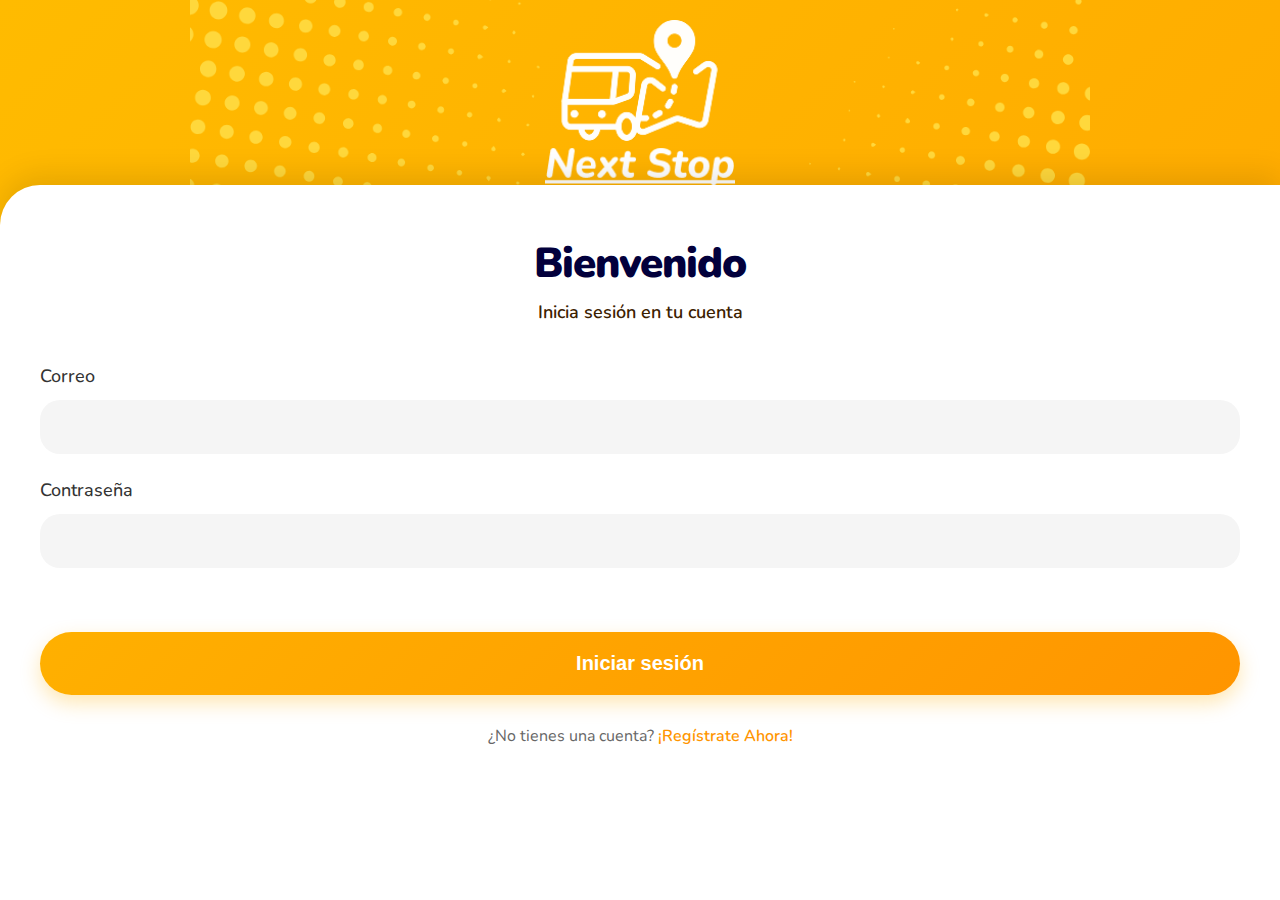
<file: Movil/index.html>
<!DOCTYPE html>
<html lang="es">
<head>
    <meta charset="UTF-8">
    <meta name="viewport" content="width=device-width, initial-scale=1.0">
    <link rel="preconnect" href="https://fonts.googleapis.com">
    <link rel="preconnect" href="https://fonts.gstatic.com" crossorigin>
    <link href="https://fonts.googleapis.com/css2?family=Nunito:wght@400;500;600;700;800&display=swap" rel="stylesheet">
    <title>NextStop - Iniciar Sesión</title>
    <link rel="stylesheet" href="./css/sesion/login.css">
</head>
<body>
    <div class="header">
        <div class="logo">
    <img src="./assets/imagotipo.png" alt="NextStop">
</div>
    </div>

    <div class="main-content">
        <h2 class="welcome-title">Bienvenido</h2>
        <p class="subtitle">Inicia sesión en tu cuenta</p>

        <form id="loginForm">
            <div class="form-group">
                <label class="form-label" for="email">Correo</label>
                <input type="email" id="email" class="form-input" required>
            </div>

            <div class="form-group">
                <label class="form-label" for="password">Contraseña</label>
                <input type="password" id="password" class="form-input" required>
            </div>

            <button type="submit" class="login-button">Iniciar sesión</button>
        </form>

        <p class="signup-link">
            ¿No tienes una cuenta? <a href="#" id="signupLink">¡Regístrate Ahora!</a>
        </p>

    </div>
    <script src="./js/sesion/login.js"></script>
</body>
</html>
</file>
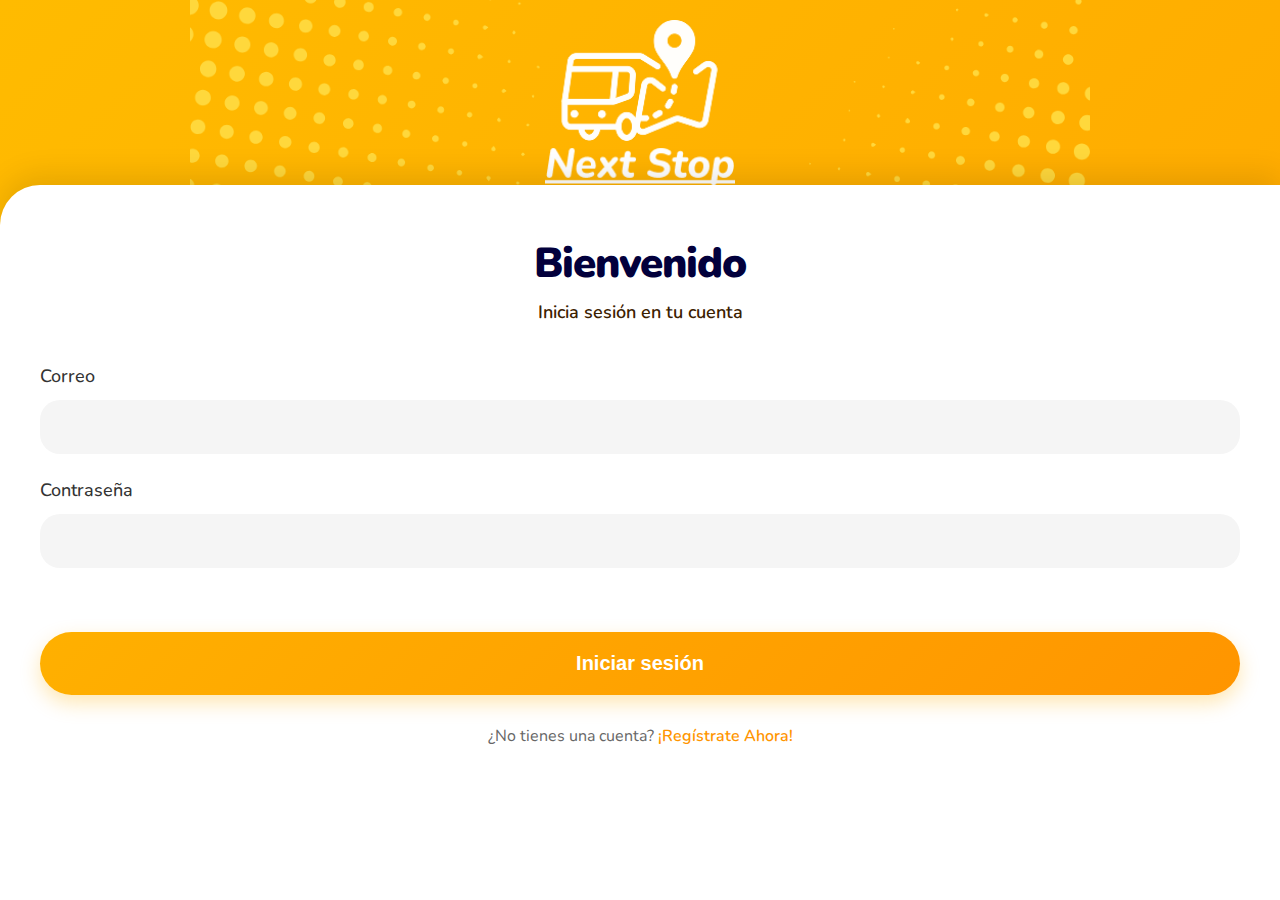
<file: Movil/ajustes.html>
<!DOCTYPE html>
<html lang="es">
<head>
    <meta charset="UTF-8">
    <meta name="viewport" content="width=device-width, initial-scale=1.0">
    <link rel="preconnect" href="https://fonts.googleapis.com">
    <link rel="preconnect" href="https://fonts.gstatic.com" crossorigin>
    <link href="https://fonts.googleapis.com/css2?family=Nunito:wght@400;500;600;700;800;900&display=swap" rel="stylesheet">
    <title>Ajustes - NextStop</title>
    <link rel="stylesheet" href="./css/nav/nav.css">
    <link rel="stylesheet" href="./css/ajustes/ajustes.css">
</head>
<body>
    <div class="app-container">
        <!-- Header con patrón de puntos -->
        <div class="header-pattern"></div>

        <!-- Contenido principal -->
        <div class="main-content">
            <!-- Header -->
            <header class="settings-header">
                <h1 class="page-title">Ajustes</h1>
                <p class="page-subtitle">Personaliza tu experiencia</p>
            </header>

            <!-- Sección de Perfil -->
            <section class="section profile-section">
                <div class="section-header">
                    <h2 class="section-title">
                        <svg class="title-icon" viewBox="0 0 24 24" fill="currentColor">
                            <path d="M12 12c2.21 0 4-1.79 4-4s-1.79-4-4-4-4 1.79-4 4 1.79 4 4 4zm0 2c-2.67 0-8 1.34-8 4v2h16v-2c0-2.66-5.33-4-8-4z"/>
                        </svg>
                        Mi Perfil
                    </h2>
                </div>

                <div class="profile-preview">
                    <div class="profile-avatar-container">
                        <div class="profile-avatar-large" id="settingsProfileAvatar">
                            <img id="settingsProfileImage" style="display:none; width: 100%; height: 100%; border-radius: 50%; object-fit: cover;">
                            <svg id="settingsProfileIcon" viewBox="0 0 24 24" fill="currentColor">
                                <path d="M12 12c2.21 0 4-1.79 4-4s-1.79-4-4-4-4 1.79-4 4 1.79 4 4 4zm0 2c-2.67 0-8 1.34-8 4v2h16v-2c0-2.66-5.33-4-8-4z"/>
                            </svg>
                        </div>
                        <button class="change-photo-btn" id="changePhotoBtn">
                            <svg viewBox="0 0 24 24" fill="currentColor">
                                <path d="M3 4V1h2v3h3v2H5v3H3V6H0V4h3zm3 6V7h3V4h7l1.83 2H21c1.1 0 2 .9 2 2v12c0 1.1-.9 2-2 2H5c-1.1 0-2-.9-2-2V10h3zm7 9c2.76 0 5-2.24 5-5s-2.24-5-5-5-5 2.24-5 5 2.24 5 5 5zm-3.2-5c0 1.77 1.43 3.2 3.2 3.2s3.2-1.43 3.2-3.2-1.43-3.2-3.2-3.2-3.2 1.43-3.2 3.2z"/>
                            </svg>
                            Cambiar foto
                        </button>
                        <input type="file" id="photoInput" accept="image/*" style="display: none;">
                    </div>

                    <div class="profile-info">
                        <h3 class="profile-name" id="settingsProfileName">Usuario</h3>
                        <p class="profile-email" id="settingsProfileEmail">usuario@example.com</p>
                        <p class="profile-member-since">Miembro desde <span id="memberSinceDate">2024</span></p>
                    </div>
                </div>

                <div class="settings-list">
                    <button class="settings-item" id="editNameBtn">
                        <div class="settings-item-icon">
                            <svg viewBox="0 0 24 24" fill="currentColor">
                                <path d="M3 17.25V21h3.75L17.81 9.94l-3.75-3.75L3 17.25zM20.71 7.04c.39-.39.39-1.02 0-1.41l-2.34-2.34c-.39-.39-1.02-.39-1.41 0l-1.83 1.83 3.75 3.75 1.83-1.83z"/>
                            </svg>
                        </div>
                        <div class="settings-item-content">
                            <span class="settings-item-title">Cambiar nombre</span>
                            <span class="settings-item-description">Actualiza tu nombre de usuario</span>
                        </div>
                        <svg class="settings-item-arrow" viewBox="0 0 24 24" fill="currentColor">
                            <path d="M8.59 16.59L13.17 12 8.59 7.41 10 6l6 6-6 6-1.41-1.41z"/>
                        </svg>
                    </button>

                    <button class="settings-item" id="editEmailBtn">
                        <div class="settings-item-icon">
                            <svg viewBox="0 0 24 24" fill="currentColor">
                                <path d="M20 4H4c-1.1 0-1.99.9-1.99 2L2 18c0 1.1.9 2 2 2h16c1.1 0 2-.9 2-2V6c0-1.1-.9-2-2-2zm0 4l-8 5-8-5V6l8 5 8-5v2z"/>
                            </svg>
                        </div>
                        <div class="settings-item-content">
                            <span class="settings-item-title">Cambiar correo</span>
                            <span class="settings-item-description">Actualiza tu dirección de email</span>
                        </div>
                        <svg class="settings-item-arrow" viewBox="0 0 24 24" fill="currentColor">
                            <path d="M8.59 16.59L13.17 12 8.59 7.41 10 6l6 6-6 6-1.41-1.41z"/>
                        </svg>
                    </button>

                    <button class="settings-item" id="changePasswordBtn">
                        <div class="settings-item-icon">
                            <svg viewBox="0 0 24 24" fill="currentColor">
                                <path d="M18 8h-1V6c0-2.76-2.24-5-5-5S7 3.24 7 6v2H6c-1.1 0-2 .9-2 2v10c0 1.1.9 2 2 2h12c1.1 0 2-.9 2-2V10c0-1.1-.9-2-2-2zm-6 9c-1.1 0-2-.9-2-2s.9-2 2-2 2 .9 2 2-.9 2-2 2zm3.1-9H8.9V6c0-1.71 1.39-3.1 3.1-3.1 1.71 0 3.1 1.39 3.1 3.1v2z"/>
                            </svg>
                        </div>
                        <div class="settings-item-content">
                            <span class="settings-item-title">Cambiar contraseña</span>
                            <span class="settings-item-description">Actualiza tu contraseña de acceso</span>
                        </div>
                        <svg class="settings-item-arrow" viewBox="0 0 24 24" fill="currentColor">
                            <path d="M8.59 16.59L13.17 12 8.59 7.41 10 6l6 6-6 6-1.41-1.41z"/>
                        </svg>
                    </button>
                </div>
            </section>

            <!-- Sección de Preferencias -->
            <section class="section preferences-section">
                <div class="section-header">
                    <h2 class="section-title">
                        <svg class="title-icon" viewBox="0 0 24 24" fill="currentColor">
                            <path d="M12 10c-1.1 0-2 .9-2 2s.9 2 2 2 2-.9 2-2-.9-2-2-2zm7-7H5c-1.11 0-2 .9-2 2v14c0 1.1.89 2 2 2h14c1.11 0 2-.9 2-2V5c0-1.1-.89-2-2-2zm-1.75 9c0 .23-.02.46-.05.68l1.48 1.16c.13.11.17.3.08.45l-1.4 2.42c-.09.15-.27.21-.43.15l-1.74-.7c-.36.28-.76.51-1.18.69l-.26 1.85c-.03.17-.18.3-.35.3h-2.8c-.17 0-.32-.13-.35-.29l-.26-1.85c-.43-.18-.82-.41-1.18-.69l-1.74.7c-.16.06-.34 0-.43-.15l-1.4-2.42c-.09-.15-.05-.34.08-.45l1.48-1.16c-.03-.23-.05-.46-.05-.69 0-.23.02-.46.05-.68l-1.48-1.16c-.13-.11-.17-.3-.08-.45l1.4-2.42c.09-.15.27-.21.43-.15l1.74.7c.36-.28.76-.51 1.18-.69l.26-1.85c.03-.17.18-.3.35-.3h2.8c.17 0 .32.13.35.29l.26 1.85c.43.18.82.41 1.18.69l1.74-.7c.16-.06.34 0 .43.15l1.4 2.42c.09.15.05.34-.08.45l-1.48 1.16c.03.23.05.46.05.69z"/>
                        </svg>
                        Preferencias
                    </h2>
                </div>

                <div class="settings-list">
                    <div class="settings-item toggle-item">
                        <div class="settings-item-icon">
                            <svg viewBox="0 0 24 24" fill="currentColor">
                                <path d="M12 22c1.1 0 2-.9 2-2h-4c0 1.1.89 2 2 2zm6-6v-5c0-3.07-1.64-5.64-4.5-6.32V4c0-.83-.67-1.5-1.5-1.5s-1.5.67-1.5 1.5v.68C7.63 5.36 6 7.92 6 11v5l-2 2v1h16v-1l-2-2z"/>
                            </svg>
                        </div>
                        <div class="settings-item-content">
                            <span class="settings-item-title">Notificaciones</span>
                            <span class="settings-item-description">Recibe alertas de buses</span>
                        </div>
                        <label class="toggle-switch">
                            <input type="checkbox" id="notificationsToggle" checked>
                            <span class="toggle-slider"></span>
                        </label>
                    </div>

                    <div class="settings-item toggle-item">
                        <div class="settings-item-icon">
                            <svg viewBox="0 0 24 24" fill="currentColor">
                                <path d="M12 3c-4.97 0-9 4.03-9 9s4.03 9 9 9c.83 0 1.5-.67 1.5-1.5 0-.39-.15-.74-.39-1.01-.23-.26-.38-.61-.38-.99 0-.83.67-1.5 1.5-1.5H16c2.76 0 5-2.24 5-5 0-4.42-4.03-8-9-8zm-5.5 9c-.83 0-1.5-.67-1.5-1.5S5.67 9 6.5 9 8 9.67 8 10.5 7.33 12 6.5 12zm3-4C8.67 8 8 7.33 8 6.5S8.67 5 9.5 5s1.5.67 1.5 1.5S10.33 8 9.5 8zm5 0c-.83 0-1.5-.67-1.5-1.5S13.67 5 14.5 5s1.5.67 1.5 1.5S15.33 8 14.5 8zm3 4c-.83 0-1.5-.67-1.5-1.5S16.67 9 17.5 9s1.5.67 1.5 1.5-.67 1.5-1.5 1.5z"/>
                            </svg>
                        </div>
                        <div class="settings-item-content">
                            <span class="settings-item-title">Modo oscuro</span>
                            <span class="settings-item-description">Próximamente disponible</span>
                        </div>
                        <label class="toggle-switch">
                            <input type="checkbox" id="darkModeToggle" disabled>
                            <span class="toggle-slider"></span>
                        </label>
                    </div>
                </div>
            </section>

            <!-- Sección de Cuenta -->
            <section class="section account-section">
                <div class="section-header">
                    <h2 class="section-title">
                        <svg class="title-icon" viewBox="0 0 24 24" fill="currentColor">
                            <path d="M12 2C6.48 2 2 6.48 2 12s4.48 10 10 10 10-4.48 10-10S17.52 2 12 2zm1 15h-2v-6h2v6zm0-8h-2V7h2v2z"/>
                        </svg>
                        Cuenta
                    </h2>
                </div>

                <div class="settings-list">
                    <button class="settings-item" id="aboutBtn">
                        <div class="settings-item-icon">
                            <svg viewBox="0 0 24 24" fill="currentColor">
                                <path d="M12 2C6.48 2 2 6.48 2 12s4.48 10 10 10 10-4.48 10-10S17.52 2 12 2zm1 15h-2v-6h2v6zm0-8h-2V7h2v2z"/>
                            </svg>
                        </div>
                        <div class="settings-item-content">
                            <span class="settings-item-title">Acerca de</span>
                            <span class="settings-item-description">Versión 1.0.0</span>
                        </div>
                        <svg class="settings-item-arrow" viewBox="0 0 24 24" fill="currentColor">
                            <path d="M8.59 16.59L13.17 12 8.59 7.41 10 6l6 6-6 6-1.41-1.41z"/>
                        </svg>
                    </button>

                    <button class="settings-item danger-item" id="deleteAccountBtn">
                        <div class="settings-item-icon">
                            <svg viewBox="0 0 24 24" fill="currentColor">
                                <path d="M6 19c0 1.1.9 2 2 2h8c1.1 0 2-.9 2-2V7H6v12zM19 4h-3.5l-1-1h-5l-1 1H5v2h14V4z"/>
                            </svg>
                        </div>
                        <div class="settings-item-content">
                            <span class="settings-item-title">Eliminar cuenta</span>
                            <span class="settings-item-description">Acción permanente</span>
                        </div>
                        <svg class="settings-item-arrow" viewBox="0 0 24 24" fill="currentColor">
                            <path d="M8.59 16.59L13.17 12 8.59 7.41 10 6l6 6-6 6-1.41-1.41z"/>
                        </svg>
                    </button>

                    <button class="settings-item logout-item" id="logoutBtnSettings">
                        <div class="settings-item-icon">
                            <svg viewBox="0 0 24 24" fill="currentColor">
                                <path d="M17 7l-1.41 1.41L18.17 11H8v2h10.17l-2.58 2.58L17 17l5-5zM4 5h8V3H4c-1.1 0-2 .9-2 2v14c0 1.1.9 2 2 2h8v-2H4V5z"/>
                            </svg>
                        </div>
                        <div class="settings-item-content">
                            <span class="settings-item-title">Cerrar sesión</span>
                            <span class="settings-item-description">Salir de tu cuenta</span>
                        </div>
                        <svg class="settings-item-arrow" viewBox="0 0 24 24" fill="currentColor">
                            <path d="M8.59 16.59L13.17 12 8.59 7.41 10 6l6 6-6 6-1.41-1.41z"/>
                        </svg>
                    </button>
                </div>
            </section>
        </div>

        <!-- Barra de navegación inferior -->
        <div class="bottom-nav-container">
            <div class="navigation-container">
                <nav class="nav-bar">
                    <!-- Inicio -->
                    <div class="nav-item" data-nav="home" data-label="Home">
                        <svg viewBox="0 0 24 24" fill="currentColor">
                            <path d="M10 20v-6h4v6h5v-8h3L12 3 2 12h3v8z"/>
                        </svg>
                        <span class="nav-label">Inicio</span>
                    </div>

                    <!-- Ubicación -->
                    <div class="nav-item" data-nav="location" data-label="Location">
                        <svg viewBox="0 0 24 24" fill="currentColor">
                            <path d="M12 2C8.13 2 5 5.13 5 9c0 5.25 7 13 7 13s7-7.75 7-13c0-3.87-3.13-7-7-7zm0 9.5c-1.38 0-2.5-1.12-2.5-2.5s1.12-2.5 2.5-2.5 2.5 1.12 2.5 2.5-1.12 2.5-2.5 2.5z"/>
                        </svg>
                        <span class="nav-label">Mapa</span>
                    </div>

                    <!-- Persona caminando -->
                    <div class="nav-item" data-nav="walk" data-label="Walk">
                        <svg viewBox="0 0 24 24" fill="currentColor">
                            <path d="M13.5 5.5c1.1 0 2-.9 2-2s-.9-2-2-2-2 .9-2 2 .9 2 2 2zM9.8 8.9L7 23h2.1l1.8-8 2.1 2v6h2v-7.5l-2.1-2 .6-3C14.8 12 16.8 13 19 13v-2c-1.9 0-3.5-1-4.3-2.4l-1-1.6c-.4-.6-1-1-1.7-1-.3 0-.5.1-.8.1L8 8.5V13h2V9.6l-.2-.7z"/>
                        </svg>
                        <span class="nav-label">Viajar</span>
                    </div>

                    <!-- Bus -->
                    <div class="nav-item" data-nav="bus" data-label="Bus">
                        <svg viewBox="0 0 24 24" fill="currentColor">
                            <path d="M4 16c0 .88.39 1.67 1 2.22V20c0 .55.45 1 1 1h1c.55 0 1-.45 1-1v-1h8v1c0 .55.45 1 1 1h1c.55 0 1-.45 1-1v-1.78c.61-.55 1-1.34 1-2.22V6c0-3.5-3.58-4-8-4s-8 .5-8 4v10zm3.5 1c-.83 0-1.5-.67-1.5-1.5S6.67 14 7.5 14s1.5.67 1.5 1.5S8.33 17 7.5 17zm9 0c-.83 0-1.5-.67-1.5-1.5s.67-1.5 1.5-1.5 1.5.67 1.5 1.5-.67 1.5-1.5 1.5zm1.5-6H6V6h12v5z"/>
                        </svg>
                        <span class="nav-label">Buses</span>
                    </div>

                    <!-- Ajustes -->
                    <div class="nav-item active" data-nav="settings" data-label="Settings">
                        <svg viewBox="0 0 24 24" fill="currentColor">
                            <path d="M12 10c-1.1 0-2 .9-2 2s.9 2 2 2 2-.9 2-2-.9-2-2-2zm7-7H5c-1.11 0-2 .9-2 2v14c0 1.1.89 2 2 2h14c1.11 0 2-.9 2-2V5c0-1.1-.89-2-2-2zm-1.75 9c0 .23-.02.46-.05.68l1.48 1.16c.13.11.17.3.08.45l-1.4 2.42c-.09.15-.27.21-.43.15l-1.74-.7c-.36.28-.76.51-1.18.69l-.26 1.85c-.03.17-.18.3-.35.3h-2.8c-.17 0-.32-.13-.35-.29l-.26-1.85c-.43-.18-.82-.41-1.18-.69l-1.74.7c-.16.06-.34 0-.43-.15l-1.4-2.42c-.09-.15-.05-.34.08-.45l1.48-1.16c-.03-.23-.05-.46-.05-.69 0-.23.02-.46.05-.68l-1.48-1.16c-.13-.11-.17-.3-.08-.45l1.4-2.42c.09-.15.27-.21.43-.15l1.74.7c.36-.28.76-.51 1.18-.69l.26-1.85c.03-.17.18-.3.35-.3h2.8c.17 0 .32.13.35.29l.26 1.85c.43.18.82.41 1.18.69l1.74-.7c.16-.06.34 0 .43.15l1.4 2.42c.09.15.05.34-.08.45l-1.48 1.16c.03.23.05.46.05.69z"/>
                        </svg>
                        <span class="nav-label">Ajustes</span>
                    </div>
                </nav>
            </div>
        </div>

        <!-- Modales de edición -->
        <!-- Modal: Cambiar nombre -->
        <div class="modal" id="nameModal">
            <div class="modal-overlay"></div>
            <div class="modal-content">
                <div class="modal-header">
                    <h3 class="modal-title">Cambiar nombre</h3>
                    <button class="modal-close" data-modal="nameModal">
                        <svg viewBox="0 0 24 24" fill="currentColor">
                            <path d="M19 6.41L17.59 5 12 10.59 6.41 5 5 6.41 10.59 12 5 17.59 6.41 19 12 13.41 17.59 19 19 17.59 13.41 12z"/>
                        </svg>
                    </button>
                </div>
                <div class="modal-body">
                    <form id="nameForm">
                        <div class="form-group">
                            <label class="form-label">Nuevo nombre</label>
                            <input type="text" id="newName" class="form-input" placeholder="Ingresa tu nuevo nombre" required minlength="2">
                        </div>
                        <button type="submit" class="submit-btn">Guardar cambios</button>
                    </form>
                </div>
            </div>
        </div>

        <!-- Modal: Cambiar email -->
        <div class="modal" id="emailModal">
            <div class="modal-overlay"></div>
            <div class="modal-content">
                <div class="modal-header">
                    <h3 class="modal-title">Cambiar correo electrónico</h3>
                    <button class="modal-close" data-modal="emailModal">
                        <svg viewBox="0 0 24 24" fill="currentColor">
                            <path d="M19 6.41L17.59 5 12 10.59 6.41 5 5 6.41 10.59 12 5 17.59 6.41 19 12 13.41 17.59 19 19 17.59 13.41 12z"/>
                        </svg>
                    </button>
                </div>
                <div class="modal-body">
                    <form id="emailForm">
                        <div class="form-group">
                            <label class="form-label">Nuevo correo</label>
                            <input type="email" id="newEmail" class="form-input" placeholder="nuevo@email.com" required>
                        </div>
                        <div class="form-group">
                            <label class="form-label">Confirmar contraseña</label>
                            <input type="password" id="confirmPasswordEmail" class="form-input" placeholder="Tu contraseña actual" required>
                        </div>
                        <button type="submit" class="submit-btn">Guardar cambios</button>
                    </form>
                </div>
            </div>
        </div>

        <!-- Modal: Cambiar contraseña -->
        <div class="modal" id="passwordModal">
            <div class="modal-overlay"></div>
            <div class="modal-content">
                <div class="modal-header">
                    <h3 class="modal-title">Cambiar contraseña</h3>
                    <button class="modal-close" data-modal="passwordModal">
                        <svg viewBox="0 0 24 24" fill="currentColor">
                            <path d="M19 6.41L17.59 5 12 10.59 6.41 5 5 6.41 10.59 12 5 17.59 6.41 19 12 13.41 17.59 19 19 17.59 13.41 12z"/>
                        </svg>
                    </button>
                </div>
                <div class="modal-body">
                    <form id="passwordForm">
                        <div class="form-group">
                            <label class="form-label">Contraseña actual</label>
                            <input type="password" id="currentPassword" class="form-input" placeholder="Tu contraseña actual" required>
                        </div>
                        <div class="form-group">
                            <label class="form-label">Nueva contraseña</label>
                            <input type="password" id="newPassword" class="form-input" placeholder="Mínimo 6 caracteres" required minlength="6">
                        </div>
                        <div class="form-group">
                            <label class="form-label">Confirmar contraseña</label>
                            <input type="password" id="confirmPassword" class="form-input" placeholder="Repite la nueva contraseña" required>
                        </div>
                        <button type="submit" class="submit-btn">Cambiar contraseña</button>
                    </form>
                </div>
            </div>
        </div>
    </div>

    <script src="./js/nav/navigation.js"></script>
    <script src="./js/nav/nav.js"></script>
    <script src="./js/ajustes/ajustes.js"></script>
</body>
</html>
</file>
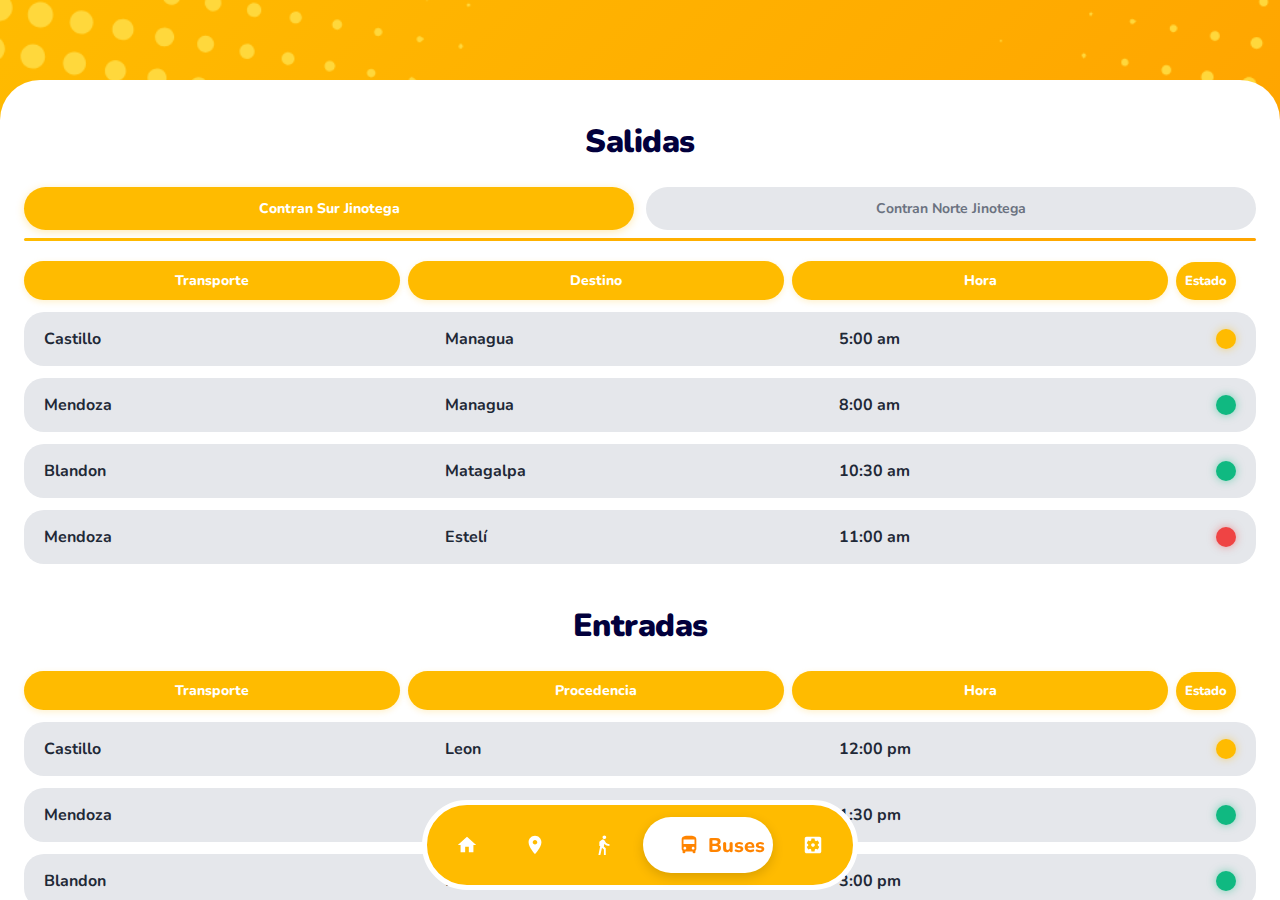
<file: Movil/buses.html>
<!DOCTYPE html>
<html lang="es">
<head>
    <meta charset="UTF-8">
    <meta name="viewport" content="width=device-width, initial-scale=1.0">
    <link rel="preconnect" href="https://fonts.googleapis.com">
    <link rel="preconnect" href="https://fonts.gstatic.com" crossorigin>
    <link href="https://fonts.googleapis.com/css2?family=Nunito:wght@400;500;600;700;800;900&display=swap" rel="stylesheet">
    <title>Buses - NextStop</title>
    <link rel="stylesheet" href="./css/nav/nav.css">
    <link rel="stylesheet" href="./css/buses/buses.css">
</head>
<body>
    <div class="app-container">
        <!-- Header con patrón de puntos -->
        <div class="header-pattern"></div>

        <!-- Contenido principal -->
        <div class="main-content">
            <!-- Sección de Salidas -->
            <section class="section">
                <h1 class="section-title">Salidas</h1>

                <!-- Tabs de navegación -->
                <div class="tabs-container">
                    <button class="tab-button active" data-tab="sur">Contran Sur Jinotega</button>
                    <button class="tab-button" data-tab="norte">Contran Norte Jinotega</button>
                </div>

                <!-- Línea separadora -->
                <div class="tab-separator"></div>

                <!-- Filtros -->
                <div class="filters-container">
                    <button class="filter-btn active" data-filter="transporte">Transporte</button>
                    <button class="filter-btn" data-filter="destino">Destino</button>
                    <button class="filter-btn" data-filter="hora">Hora</button>
                    <button class="filter-btn" data-filter="estado">Estado</button>
                </div>

                <!-- Lista de salidas -->
                <div class="bus-list" id="salidasList">
                    <div class="bus-card">
                        <div class="bus-info">
                            <span class="bus-origin">Castillo</span>
                            <span class="bus-destination">Managua</span>
                            <span class="bus-time">5:00 am</span>
                        </div>
                        <div class="bus-status status-yellow"></div>
                    </div>

                    <div class="bus-card">
                        <div class="bus-info">
                            <span class="bus-origin">Mendoza</span>
                            <span class="bus-destination">Managua</span>
                            <span class="bus-time">8:00 am</span>
                        </div>
                        <div class="bus-status status-green"></div>
                    </div>

                    <div class="bus-card">
                        <div class="bus-info">
                            <span class="bus-origin">Blandon</span>
                            <span class="bus-destination">Matagalpa</span>
                            <span class="bus-time">10:30 am</span>
                        </div>
                        <div class="bus-status status-green"></div>
                    </div>

                    <div class="bus-card">
                        <div class="bus-info">
                            <span class="bus-origin">Mendoza</span>
                            <span class="bus-destination">Estelí</span>
                            <span class="bus-time">11:00 am</span>
                        </div>
                        <div class="bus-status status-red"></div>
                    </div>
                </div>
            </section>

            <!-- Sección de Entradas -->
            <section class="section">
                <h1 class="section-title">Entradas</h1>

                <!-- Filtros -->
                <div class="filters-container">
                    <button class="filter-btn active" data-filter="transporte">Transporte</button>
                    <button class="filter-btn" data-filter="procedencia">Procedencia</button>
                    <button class="filter-btn" data-filter="hora">Hora</button>
                    <button class="filter-btn" data-filter="estado">Estado</button>
                </div>

                <!-- Lista de entradas -->
                <div class="bus-list" id="entradasList">
                    <div class="bus-card">
                        <div class="bus-info">
                            <span class="bus-origin">Castillo</span>
                            <span class="bus-destination">Leon</span>
                            <span class="bus-time">12:00 pm</span>
                        </div>
                        <div class="bus-status status-yellow"></div>
                    </div>

                    <div class="bus-card">
                        <div class="bus-info">
                            <span class="bus-origin">Mendoza</span>
                            <span class="bus-destination">Matagalpa</span>
                            <span class="bus-time">1:30 pm</span>
                        </div>
                        <div class="bus-status status-green"></div>
                    </div>

                    <div class="bus-card">
                        <div class="bus-info">
                            <span class="bus-origin">Blandon</span>
                            <span class="bus-destination">Estelí</span>
                            <span class="bus-time">3:00 pm</span>
                        </div>
                        <div class="bus-status status-green"></div>
                    </div>
                </div>
            </section>
        </div>

        <!-- Barra de navegación inferior -->
        <div class="bottom-nav-container">
            <div class="navigation-container">
                <nav class="nav-bar">
                    <!-- Inicio -->
                    <div class="nav-item" data-nav="home" data-label="Home">
                        <svg viewBox="0 0 24 24" fill="currentColor">
                            <path d="M10 20v-6h4v6h5v-8h3L12 3 2 12h3v8z"/>
                        </svg>
                        <span class="nav-label">Inicio</span>
                    </div>

                    <!-- Ubicación -->
                    <div class="nav-item" data-nav="location" data-label="Location">
                        <svg viewBox="0 0 24 24" fill="currentColor">
                            <path d="M12 2C8.13 2 5 5.13 5 9c0 5.25 7 13 7 13s7-7.75 7-13c0-3.87-3.13-7-7-7zm0 9.5c-1.38 0-2.5-1.12-2.5-2.5s1.12-2.5 2.5-2.5 2.5 1.12 2.5 2.5-1.12 2.5-2.5 2.5z"/>
                        </svg>
                        <span class="nav-label">Mapa</span>
                    </div>

                    <!-- Persona caminando -->
                    <div class="nav-item" data-nav="walk" data-label="Walk">
                        <svg viewBox="0 0 24 24" fill="currentColor">
                            <path d="M13.5 5.5c1.1 0 2-.9 2-2s-.9-2-2-2-2 .9-2 2 .9 2 2 2zM9.8 8.9L7 23h2.1l1.8-8 2.1 2v6h2v-7.5l-2.1-2 .6-3C14.8 12 16.8 13 19 13v-2c-1.9 0-3.5-1-4.3-2.4l-1-1.6c-.4-.6-1-1-1.7-1-.3 0-.5.1-.8.1L8 8.5V13h2V9.6l-.2-.7z"/>
                        </svg>
                        <span class="nav-label">Viajar</span>
                    </div>

                    <!-- Bus -->
                    <div class="nav-item active" data-nav="bus" data-label="Bus">
                        <svg viewBox="0 0 24 24" fill="currentColor">
                            <path d="M4 16c0 .88.39 1.67 1 2.22V20c0 .55.45 1 1 1h1c.55 0 1-.45 1-1v-1h8v1c0 .55.45 1 1 1h1c.55 0 1-.45 1-1v-1.78c.61-.55 1-1.34 1-2.22V6c0-3.5-3.58-4-8-4s-8 .5-8 4v10zm3.5 1c-.83 0-1.5-.67-1.5-1.5S6.67 14 7.5 14s1.5.67 1.5 1.5S8.33 17 7.5 17zm9 0c-.83 0-1.5-.67-1.5-1.5s.67-1.5 1.5-1.5 1.5.67 1.5 1.5-.67 1.5-1.5 1.5zm1.5-6H6V6h12v5z"/>
                        </svg>
                        <span class="nav-label">Buses</span>
                    </div>

                    <!-- Ajustes -->
                    <div class="nav-item" data-nav="settings" data-label="Settings">
                        <svg viewBox="0 0 24 24" fill="currentColor">
                            <path d="M12 10c-1.1 0-2 .9-2 2s.9 2 2 2 2-.9 2-2-.9-2-2-2zm7-7H5c-1.11 0-2 .9-2 2v14c0 1.1.89 2 2 2h14c1.11 0 2-.9 2-2V5c0-1.1-.89-2-2-2zm-1.75 9c0 .23-.02.46-.05.68l1.48 1.16c.13.11.17.3.08.45l-1.4 2.42c-.09.15-.27.21-.43.15l-1.74-.7c-.36.28-.76.51-1.18.69l-.26 1.85c-.03.17-.18.3-.35.3h-2.8c-.17 0-.32-.13-.35-.29l-.26-1.85c-.43-.18-.82-.41-1.18-.69l-1.74.7c-.16.06-.34 0-.43-.15l-1.4-2.42c-.09-.15-.05-.34.08-.45l1.48-1.16c-.03-.23-.05-.46-.05-.69 0-.23.02-.46.05-.68l-1.48-1.16c-.13-.11-.17-.3-.08-.45l1.4-2.42c.09-.15.27-.21.43-.15l1.74.7c.36-.28.76-.51 1.18-.69l.26-1.85c.03-.17.18-.3.35-.3h2.8c.17 0 .32.13.35.29l.26 1.85c.43.18.82.41 1.18.69l1.74-.7c.16-.06.34 0 .43.15l1.4 2.42c.09.15.05.34-.08.45l-1.48 1.16c.03.23.05.46.05.69z"/>
                        </svg>
                        <span class="nav-label">Ajustes</span>
                    </div>
                </nav>
            </div>
        </div>
    </div>

    <script src="./js/nav/navigation.js"></script>
    <script src="./js/nav/nav.js"></script>
    <script src="./js/buses/buses.js"></script>
</body>
</html>
</file>
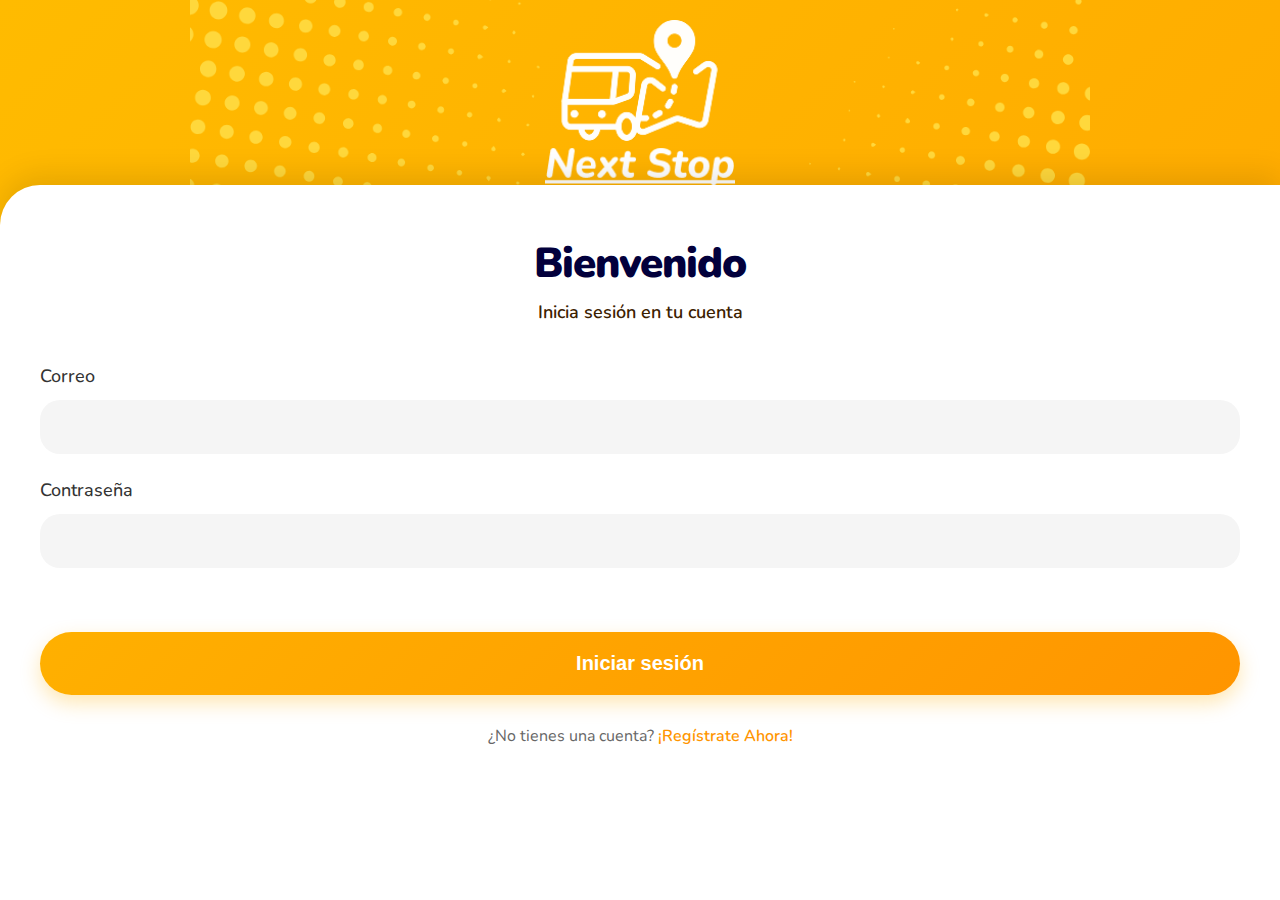
<file: Movil/home.html>
<!DOCTYPE html>
<html lang="es">
<head>
    <meta charset="UTF-8">
    <meta name="viewport" content="width=device-width, initial-scale=1.0">
    <link rel="preconnect" href="https://fonts.googleapis.com">
    <link rel="preconnect" href="https://fonts.gstatic.com" crossorigin>
    <link href="https://fonts.googleapis.com/css2?family=Nunito:wght@400;500;600;700;800;900&display=swap" rel="stylesheet">
    <title>Home - NextStop</title>
    <link rel="stylesheet" href="./css/nav/nav.css">
    <link rel="stylesheet" href="./css/home/home.css">
</head>
<body>
    <div class="app-container">
        <!-- Header con patrón de puntos -->
        <div class="header-pattern"></div>

        <!-- Contenido principal -->
        <div class="main-content">
            <!-- Header con saludo y perfil -->
            <header class="home-header">
                <div class="greeting-section">
                    <h1 class="greeting-title">Hola, <span id="userName">Usuario</span></h1>
                    <p class="greeting-subtitle">¿A dónde vamos hoy?</p>
                </div>
                <div class="profile-avatar" id="profileAvatar">
                    <img id="profileImage" style="display:none; width: 100%; height: 100%; border-radius: 50%; object-fit: cover;">
                    <svg id="profileIcon" viewBox="0 0 24 24" fill="currentColor">
                        <path d="M12 12c2.21 0 4-1.79 4-4s-1.79-4-4-4-4 1.79-4 4 1.79 4 4 4zm0 2c-2.67 0-8 1.34-8 4v2h16v-2c0-2.66-5.33-4-8-4z"/>
                    </svg>
                </div>
            </header>

            <!-- Próximo Bus -->
            <section class="next-bus-section">
                <div class="section-header">
                    <h2 class="section-title">
                        <svg class="title-icon" viewBox="0 0 24 24" fill="currentColor">
                            <path d="M4 16c0 .88.39 1.67 1 2.22V20c0 .55.45 1 1 1h1c.55 0 1-.45 1-1v-1h8v1c0 .55.45 1 1 1h1c.55 0 1-.45 1-1v-1.78c.61-.55 1-1.34 1-2.22V6c0-3.5-3.58-4-8-4s-8 .5-8 4v10zm3.5 1c-.83 0-1.5-.67-1.5-1.5S6.67 14 7.5 14s1.5.67 1.5 1.5S8.33 17 7.5 17zm9 0c-.83 0-1.5-.67-1.5-1.5s.67-1.5 1.5-1.5 1.5.67 1.5 1.5-.67 1.5-1.5 1.5zm1.5-6H6V6h12v5z"/>
                        </svg>
                        Próxima Salida
                    </h2>
                </div>

                <div class="next-bus-card" id="nextBusCard">
                    <div class="bus-route">
                        <div class="route-point start-point">
                            <div class="point-dot"></div>
                            <span class="point-label" id="busOrigin">Castillo</span>
                        </div>
                        <div class="route-line">
                            <div class="route-line-animated"></div>
                        </div>
                        <div class="route-point end-point">
                            <div class="point-dot"></div>
                            <span class="point-label" id="busDestination">Managua</span>
                        </div>
                    </div>
                    <div class="bus-details">
                        <div class="detail-item">
                            <svg viewBox="0 0 24 24" fill="currentColor">
                                <path d="M11.99 2C6.47 2 2 6.48 2 12s4.47 10 9.99 10C17.52 22 22 17.52 22 12S17.52 2 11.99 2zM12 20c-4.42 0-8-3.58-8-8s3.58-8 8-8 8 3.58 8 8-3.58 8-8 8zm.5-13H11v6l5.25 3.15.75-1.23-4.5-2.67z"/>
                            </svg>
                            <span id="busTime">5:00 am</span>
                        </div>
                        <div class="detail-item">
                            <svg viewBox="0 0 24 24" fill="currentColor">
                                <path d="M12 2C8.13 2 5 5.13 5 9c0 5.25 7 13 7 13s7-7.75 7-13c0-3.87-3.13-7-7-7zm0 9.5c-1.38 0-2.5-1.12-2.5-2.5s1.12-2.5 2.5-2.5 2.5 1.12 2.5 2.5-1.12 2.5-2.5 2.5z"/>
                            </svg>
                            <span id="busStation">Cotran Sur</span>
                        </div>
                    </div>
                    <div class="bus-status-badge" id="busStatus">
                        <div class="status-indicator"></div>
                        <span>Sale en 1h 30m</span>
                    </div>
                </div>
            </section>

            <!-- Accesos Rápidos -->
            <section class="quick-access-section">
                <div class="section-header">
                    <h2 class="section-title">Accesos Rápidos</h2>
                </div>

                <div class="quick-access-grid">
                    <div class="quick-card" data-action="buses">
                        <div class="quick-card-icon bus-icon">
                            <svg viewBox="0 0 24 24" fill="currentColor">
                                <path d="M4 16c0 .88.39 1.67 1 2.22V20c0 .55.45 1 1 1h1c.55 0 1-.45 1-1v-1h8v1c0 .55.45 1 1 1h1c.55 0 1-.45 1-1v-1.78c.61-.55 1-1.34 1-2.22V6c0-3.5-3.58-4-8-4s-8 .5-8 4v10zm3.5 1c-.83 0-1.5-.67-1.5-1.5S6.67 14 7.5 14s1.5.67 1.5 1.5S8.33 17 7.5 17zm9 0c-.83 0-1.5-.67-1.5-1.5s.67-1.5 1.5-1.5 1.5.67 1.5 1.5-.67 1.5-1.5 1.5zm1.5-6H6V6h12v5z"/>
                            </svg>
                        </div>
                        <div class="quick-card-content">
                            <h3 class="quick-card-title">Horarios</h3>
                            <p class="quick-card-description">Ver salidas y entradas</p>
                        </div>
                        <div class="quick-card-arrow">
                            <svg viewBox="0 0 24 24" fill="currentColor">
                                <path d="M8.59 16.59L13.17 12 8.59 7.41 10 6l6 6-6 6-1.41-1.41z"/>
                            </svg>
                        </div>
                    </div>

                    <div class="quick-card" data-action="viajar">
                        <div class="quick-card-icon walk-icon">
                            <svg viewBox="0 0 24 24" fill="currentColor">
                                <path d="M13.5 5.5c1.1 0 2-.9 2-2s-.9-2-2-2-2 .9-2 2 .9 2 2 2zM9.8 8.9L7 23h2.1l1.8-8 2.1 2v6h2v-7.5l-2.1-2 .6-3C14.8 12 16.8 13 19 13v-2c-1.9 0-3.5-1-4.3-2.4l-1-1.6c-.4-.6-1-1-1.7-1-.3 0-.5.1-.8.1L8 8.5V13h2V9.6l-.2-.7z"/>
                            </svg>
                        </div>
                        <div class="quick-card-content">
                            <h3 class="quick-card-title">Planificar Viaje</h3>
                            <p class="quick-card-description">Rutas inteligentes</p>
                        </div>
                        <div class="quick-card-arrow">
                            <svg viewBox="0 0 24 24" fill="currentColor">
                                <path d="M8.59 16.59L13.17 12 8.59 7.41 10 6l6 6-6 6-1.41-1.41z"/>
                            </svg>
                        </div>
                    </div>

                    <div class="quick-card" data-action="mapa">
                        <div class="quick-card-icon map-icon">
                            <svg viewBox="0 0 24 24" fill="currentColor">
                                <path d="M12 2C8.13 2 5 5.13 5 9c0 5.25 7 13 7 13s7-7.75 7-13c0-3.87-3.13-7-7-7zm0 9.5c-1.38 0-2.5-1.12-2.5-2.5s1.12-2.5 2.5-2.5 2.5 1.12 2.5 2.5-1.12 2.5-2.5 2.5z"/>
                            </svg>
                        </div>
                        <div class="quick-card-content">
                            <h3 class="quick-card-title">Mapa</h3>
                            <p class="quick-card-description">Explorar ubicaciones</p>
                        </div>
                        <div class="quick-card-arrow">
                            <svg viewBox="0 0 24 24" fill="currentColor">
                                <path d="M8.59 16.59L13.17 12 8.59 7.41 10 6l6 6-6 6-1.41-1.41z"/>
                            </svg>
                        </div>
                    </div>
                </div>
            </section>

            <!-- Estadísticas Rápidas -->
            <section class="stats-section">
                <div class="section-header">
                    <h2 class="section-title">Resumen de Hoy</h2>
                </div>

                <div class="stats-grid">
                    <div class="stat-card">
                        <div class="stat-icon">
                            <svg viewBox="0 0 24 24" fill="currentColor">
                                <path d="M4 16c0 .88.39 1.67 1 2.22V20c0 .55.45 1 1 1h1c.55 0 1-.45 1-1v-1h8v1c0 .55.45 1 1 1h1c.55 0 1-.45 1-1v-1.78c.61-.55 1-1.34 1-2.22V6c0-3.5-3.58-4-8-4s-8 .5-8 4v10zm3.5 1c-.83 0-1.5-.67-1.5-1.5S6.67 14 7.5 14s1.5.67 1.5 1.5S8.33 17 7.5 17zm9 0c-.83 0-1.5-.67-1.5-1.5s.67-1.5 1.5-1.5 1.5.67 1.5 1.5-.67 1.5-1.5 1.5zm1.5-6H6V6h12v5z"/>
                            </svg>
                        </div>
                        <div class="stat-content">
                            <p class="stat-value" id="statBuses">12</p>
                            <p class="stat-label">Buses activos</p>
                        </div>
                    </div>

                    <div class="stat-card">
                        <div class="stat-icon">
                            <svg viewBox="0 0 24 24" fill="currentColor">
                                <path d="M12 2C8.13 2 5 5.13 5 9c0 5.25 7 13 7 13s7-7.75 7-13c0-3.87-3.13-7-7-7zm0 9.5c-1.38 0-2.5-1.12-2.5-2.5s1.12-2.5 2.5-2.5 2.5 1.12 2.5 2.5-1.12 2.5-2.5 2.5z"/>
                            </svg>
                        </div>
                        <div class="stat-content">
                            <p class="stat-value" id="statRoutes">8</p>
                            <p class="stat-label">Rutas disponibles</p>
                        </div>
                    </div>

                    <div class="stat-card">
                        <div class="stat-icon">
                            <svg viewBox="0 0 24 24" fill="currentColor">
                                <path d="M11.99 2C6.47 2 2 6.48 2 12s4.47 10 9.99 10C17.52 22 22 17.52 22 12S17.52 2 11.99 2zM12 20c-4.42 0-8-3.58-8-8s3.58-8 8-8 8 3.58 8 8-3.58 8-8 8zm.5-13H11v6l5.25 3.15.75-1.23-4.5-2.67z"/>
                            </svg>
                        </div>
                        <div class="stat-content">
                            <p class="stat-value" id="statDepartures">5</p>
                            <p class="stat-label">Próximas salidas</p>
                        </div>
                    </div>
                </div>
            </section>

            <!-- Información Adicional -->
            <section class="info-section">
                <div class="section-header">
                    <h2 class="section-title">
                        <svg class="title-icon" viewBox="0 0 24 24" fill="currentColor">
                            <path d="M12 2C6.48 2 2 6.48 2 12s4.48 10 10 10 10-4.48 10-10S17.52 2 12 2zm1 15h-2v-6h2v6zm0-8h-2V7h2v2z"/>
                        </svg>
                        Información Útil
                    </h2>
                </div>

                <div class="info-cards">
                    <div class="info-card">
                        <div class="info-card-header">
                            <svg class="info-icon" viewBox="0 0 24 24" fill="currentColor">
                                <path d="M11.99 2C6.47 2 2 6.48 2 12s4.47 10 9.99 10C17.52 22 22 17.52 22 12S17.52 2 11.99 2zM12 20c-4.42 0-8-3.58-8-8s3.58-8 8-8 8 3.58 8 8-3.58 8-8 8zm.5-13H11v6l5.25 3.15.75-1.23-4.5-2.67z"/>
                            </svg>
                            <h3 class="info-card-title">Horarios</h3>
                        </div>
                        <p class="info-card-text">Primera salida: <strong>5:00 AM</strong></p>
                        <p class="info-card-text">Última salida: <strong>6:00 PM</strong></p>
                    </div>

                    <div class="info-card">
                        <div class="info-card-header">
                            <svg class="info-icon" viewBox="0 0 24 24" fill="currentColor">
                                <path d="M11.8 10.9c-2.27-.59-3-1.2-3-2.15 0-1.09 1.01-1.85 2.7-1.85 1.78 0 2.44.85 2.5 2.1h2.21c-.07-1.72-1.12-3.3-3.21-3.81V3h-3v2.16c-1.94.42-3.5 1.68-3.5 3.61 0 2.31 1.91 3.46 4.7 4.13 2.5.6 3 1.48 3 2.41 0 .69-.49 1.79-2.7 1.79-2.06 0-2.87-.92-2.98-2.1h-2.2c.12 2.19 1.76 3.42 3.68 3.83V21h3v-2.15c1.95-.37 3.5-1.5 3.5-3.55 0-2.84-2.43-3.81-4.7-4.4z"/>
                            </svg>
                            <h3 class="info-card-title">Tarifas</h3>
                        </div>
                        <p class="info-card-text">Desde <strong>C$ 50</strong> hasta <strong>C$ 150</strong></p>
                        <p class="info-card-text">Depende del destino</p>
                    </div>
                </div>
            </section>
        </div>

        <!-- Barra de navegación inferior -->
        <div class="bottom-nav-container">
            <div class="navigation-container">
                <nav class="nav-bar">
                    <!-- Inicio -->
                    <div class="nav-item active" data-nav="home" data-label="Home">
                        <svg viewBox="0 0 24 24" fill="currentColor">
                            <path d="M10 20v-6h4v6h5v-8h3L12 3 2 12h3v8z"/>
                        </svg>
                        <span class="nav-label">Inicio</span>
                    </div>

                    <!-- Ubicación -->
                    <div class="nav-item" data-nav="location" data-label="Location">
                        <svg viewBox="0 0 24 24" fill="currentColor">
                            <path d="M12 2C8.13 2 5 5.13 5 9c0 5.25 7 13 7 13s7-7.75 7-13c0-3.87-3.13-7-7-7zm0 9.5c-1.38 0-2.5-1.12-2.5-2.5s1.12-2.5 2.5-2.5 2.5 1.12 2.5 2.5-1.12 2.5-2.5 2.5z"/>
                        </svg>
                        <span class="nav-label">Mapa</span>
                    </div>

                    <!-- Persona caminando -->
                    <div class="nav-item" data-nav="walk" data-label="Walk">
                        <svg viewBox="0 0 24 24" fill="currentColor">
                            <path d="M13.5 5.5c1.1 0 2-.9 2-2s-.9-2-2-2-2 .9-2 2 .9 2 2 2zM9.8 8.9L7 23h2.1l1.8-8 2.1 2v6h2v-7.5l-2.1-2 .6-3C14.8 12 16.8 13 19 13v-2c-1.9 0-3.5-1-4.3-2.4l-1-1.6c-.4-.6-1-1-1.7-1-.3 0-.5.1-.8.1L8 8.5V13h2V9.6l-.2-.7z"/>
                        </svg>
                        <span class="nav-label">Viajar</span>
                    </div>

                    <!-- Bus -->
                    <div class="nav-item" data-nav="bus" data-label="Bus">
                        <svg viewBox="0 0 24 24" fill="currentColor">
                            <path d="M4 16c0 .88.39 1.67 1 2.22V20c0 .55.45 1 1 1h1c.55 0 1-.45 1-1v-1h8v1c0 .55.45 1 1 1h1c.55 0 1-.45 1-1v-1.78c.61-.55 1-1.34 1-2.22V6c0-3.5-3.58-4-8-4s-8 .5-8 4v10zm3.5 1c-.83 0-1.5-.67-1.5-1.5S6.67 14 7.5 14s1.5.67 1.5 1.5S8.33 17 7.5 17zm9 0c-.83 0-1.5-.67-1.5-1.5s.67-1.5 1.5-1.5 1.5.67 1.5 1.5-.67 1.5-1.5 1.5zm1.5-6H6V6h12v5z"/>
                        </svg>
                        <span class="nav-label">Buses</span>
                    </div>

                    <!-- Ajustes -->
                    <div class="nav-item" data-nav="settings" data-label="Settings">
                        <svg viewBox="0 0 24 24" fill="currentColor">
                            <path d="M12 10c-1.1 0-2 .9-2 2s.9 2 2 2 2-.9 2-2-.9-2-2-2zm7-7H5c-1.11 0-2 .9-2 2v14c0 1.1.89 2 2 2h14c1.11 0 2-.9 2-2V5c0-1.1-.89-2-2-2zm-1.75 9c0 .23-.02.46-.05.68l1.48 1.16c.13.11.17.3.08.45l-1.4 2.42c-.09.15-.27.21-.43.15l-1.74-.7c-.36.28-.76.51-1.18.69l-.26 1.85c-.03.17-.18.3-.35.3h-2.8c-.17 0-.32-.13-.35-.29l-.26-1.85c-.43-.18-.82-.41-1.18-.69l-1.74.7c-.16.06-.34 0-.43-.15l-1.4-2.42c-.09-.15-.05-.34.08-.45l1.48-1.16c-.03-.23-.05-.46-.05-.69 0-.23.02-.46.05-.68l-1.48-1.16c-.13-.11-.17-.3-.08-.45l1.4-2.42c.09-.15.27-.21.43-.15l1.74.7c.36-.28.76-.51 1.18-.69l.26-1.85c.03-.17.18-.3.35-.3h2.8c.17 0 .32.13.35.29l.26 1.85c.43.18.82.41 1.18.69l1.74-.7c.16-.06.34 0 .43.15l1.4 2.42c.09.15.05.34-.08.45l-1.48 1.16c.03.23.05.46.05.69z"/>
                        </svg>
                        <span class="nav-label">Ajustes</span>
                    </div>
                </nav>
            </div>
        </div>

        <!-- Modal de Perfil -->
        <div class="modal" id="profileModal">
            <div class="modal-overlay" id="profileModalOverlay"></div>
            <div class="modal-content">
                <div class="modal-header">
                    <h3 class="modal-title">Mi Perfil</h3>
                    <button class="modal-close" id="profileModalClose">
                        <svg viewBox="0 0 24 24" fill="currentColor">
                            <path d="M19 6.41L17.59 5 12 10.59 6.41 5 5 6.41 10.59 12 5 17.59 6.41 19 12 13.41 17.59 19 19 17.59 13.41 12z"/>
                        </svg>
                    </button>
                </div>
                <div class="modal-body">
                    <div class="profile-avatar-large">
                        <img id="profileImageLarge" style="display:none; width: 100%; height: 100%; border-radius: 50%; object-fit: cover;">
                        <svg id="profileIconLarge" viewBox="0 0 24 24" fill="currentColor">
                            <path d="M12 12c2.21 0 4-1.79 4-4s-1.79-4-4-4-4 1.79-4 4 1.79 4 4 4zm0 2c-2.67 0-8 1.34-8 4v2h16v-2c0-2.66-5.33-4-8-4z"/>
                        </svg>
                    </div>
                    <h3 class="profile-name" id="profileName">Usuario</h3>
                    <p class="profile-email" id="profileEmail">usuario@example.com</p>

                    <div class="profile-stats">
                        <div class="profile-stat-item">
                            <p class="profile-stat-value" id="profileTrips">0</p>
                            <p class="profile-stat-label">Viajes realizados</p>
                        </div>
                        <div class="profile-stat-item">
                            <p class="profile-stat-value" id="profileFavorites">0</p>
                            <p class="profile-stat-label">Rutas guardadas</p>
                        </div>
                    </div>

                    <button class="profile-action-btn" id="goToSettingsBtn">
                        <svg viewBox="0 0 24 24" fill="currentColor">
                            <path d="M12 10c-1.1 0-2 .9-2 2s.9 2 2 2 2-.9 2-2-.9-2-2-2zm7-7H5c-1.11 0-2 .9-2 2v14c0 1.1.89 2 2 2h14c1.11 0 2-.9 2-2V5c0-1.1-.89-2-2-2zm-1.75 9c0 .23-.02.46-.05.68l1.48 1.16c.13.11.17.3.08.45l-1.4 2.42c-.09.15-.27.21-.43.15l-1.74-.7c-.36.28-.76.51-1.18.69l-.26 1.85c-.03.17-.18.3-.35.3h-2.8c-.17 0-.32-.13-.35-.29l-.26-1.85c-.43-.18-.82-.41-1.18-.69l-1.74.7c-.16.06-.34 0-.43-.15l-1.4-2.42c-.09-.15-.05-.34.08-.45l1.48-1.16c-.03-.23-.05-.46-.05-.69 0-.23.02-.46.05-.68l-1.48-1.16c-.13-.11-.17-.3-.08-.45l1.4-2.42c.09-.15.27-.21.43-.15l1.74.7c.36-.28.76-.51 1.18-.69l.26-1.85c.03-.17.18-.3.35-.3h2.8c.17 0 .32.13.35.29l.26 1.85c.43.18.82.41 1.18.69l1.74-.7c.16-.06.34 0 .43.15l1.4 2.42c.09.15.05.34-.08.45l-1.48 1.16c.03.23.05.46.05.69z"/>
                        </svg>
                        Ir a Ajustes
                    </button>

                    <button class="profile-logout-btn" id="logoutBtn">
                        <svg viewBox="0 0 24 24" fill="currentColor">
                            <path d="M17 7l-1.41 1.41L18.17 11H8v2h10.17l-2.58 2.58L17 17l5-5zM4 5h8V3H4c-1.1 0-2 .9-2 2v14c0 1.1.9 2 2 2h8v-2H4V5z"/>
                        </svg>
                        Cerrar sesión
                    </button>
                </div>
            </div>
        </div>
    </div>

    <script src="./js/nav/navigation.js"></script>
    <script src="./js/nav/nav.js"></script>
    <script src="./js/home/home.js"></script>
</body>
</html>
</file>
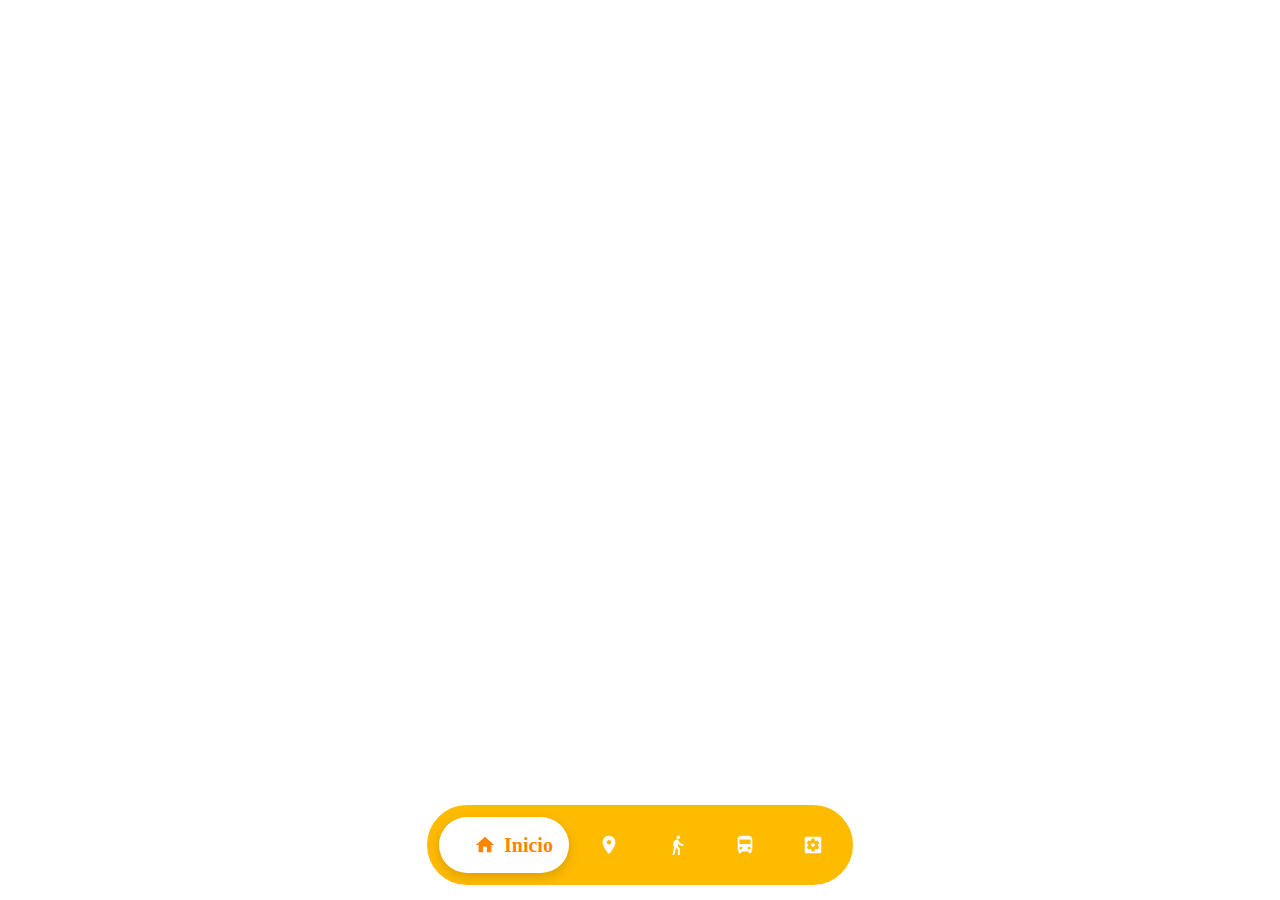
<file: Movil/nav.html>
<!DOCTYPE html>
<html lang="es">
<head>
    <meta charset="UTF-8">
    <meta name="viewport" content="width=device-width, initial-scale=1.0">
    <title>Barra de Navegación</title>
    <link rel="stylesheet" href="./css/nav/nav.css">
</head>
<body>
    <!-- Bottom Navigation -->
    <div class="bottom-nav-container">
        <div class="navigation-container">
            <nav class="nav-bar">
                <!-- Inicio - Se mantiene igual -->
                <div class="nav-item active" data-nav="home" data-label="Home">
                    <svg viewBox="0 0 24 24" fill="currentColor">
                        <path d="M10 20v-6h4v6h5v-8h3L12 3 2 12h3v8z"/>
                    </svg>
                    <span class="nav-label">Inicio</span>
                </div>
                
                <!-- Ubicación - Cambio de búsqueda a ubicación -->
                <div class="nav-item" data-nav="location" data-label="Location">
                    <svg viewBox="0 0 24 24" fill="currentColor">
                        <path d="M12 2C8.13 2 5 5.13 5 9c0 5.25 7 13 7 13s7-7.75 7-13c0-3.87-3.13-7-7-7zm0 9.5c-1.38 0-2.5-1.12-2.5-2.5s1.12-2.5 2.5-2.5 2.5 1.12 2.5 2.5-1.12 2.5-2.5 2.5z"/>
                    </svg>
                    <span class="nav-label">Mapa</span>
                </div>
                
                <!-- Persona caminando - Cambio de check a persona caminando -->
                <div class="nav-item" data-nav="walk" data-label="Walk">
                    <svg viewBox="0 0 24 24" fill="currentColor">
                        <path d="M13.5 5.5c1.1 0 2-.9 2-2s-.9-2-2-2-2 .9-2 2 .9 2 2 2zM9.8 8.9L7 23h2.1l1.8-8 2.1 2v6h2v-7.5l-2.1-2 .6-3C14.8 12 16.8 13 19 13v-2c-1.9 0-3.5-1-4.3-2.4l-1-1.6c-.4-.6-1-1-1.7-1-.3 0-.5.1-.8.1L8 8.5V13h2V9.6l-.2-.7z"/>
                    </svg>
                    <span class="nav-label">Viajar</span>
                </div>
                
                <!-- Bus - Cambio de carrito a bus -->
                <div class="nav-item" data-nav="bus" data-label="Bus">
                    <svg viewBox="0 0 24 24" fill="currentColor">
                        <path d="M4 16c0 .88.39 1.67 1 2.22V20c0 .55.45 1 1 1h1c.55 0 1-.45 1-1v-1h8v1c0 .55.45 1 1 1h1c.55 0 1-.45 1-1v-1.78c.61-.55 1-1.34 1-2.22V6c0-3.5-3.58-4-8-4s-8 .5-8 4v10zm3.5 1c-.83 0-1.5-.67-1.5-1.5S6.67 14 7.5 14s1.5.67 1.5 1.5S8.33 17 7.5 17zm9 0c-.83 0-1.5-.67-1.5-1.5s.67-1.5 1.5-1.5 1.5.67 1.5 1.5-.67 1.5-1.5 1.5zm1.5-6H6V6h12v5z"/>
                    </svg>
                    <span class="nav-label">Buses</span>
                </div>
                
                <!-- Ajustes - Cambio de persona a ajustes -->
                <div class="nav-item" data-nav="settings" data-label="Settings">
                    <svg viewBox="0 0 24 24" fill="currentColor">
                        <path d="M12 10c-1.1 0-2 .9-2 2s.9 2 2 2 2-.9 2-2-.9-2-2-2zm7-7H5c-1.11 0-2 .9-2 2v14c0 1.1.89 2 2 2h14c1.11 0 2-.9 2-2V5c0-1.1-.89-2-2-2zm-1.75 9c0 .23-.02.46-.05.68l1.48 1.16c.13.11.17.3.08.45l-1.4 2.42c-.09.15-.27.21-.43.15l-1.74-.7c-.36.28-.76.51-1.18.69l-.26 1.85c-.03.17-.18.3-.35.3h-2.8c-.17 0-.32-.13-.35-.29l-.26-1.85c-.43-.18-.82-.41-1.18-.69l-1.74.7c-.16.06-.34 0-.43-.15l-1.4-2.42c-.09-.15-.05-.34.08-.45l1.48-1.16c-.03-.23-.05-.46-.05-.69 0-.23.02-.46.05-.68l-1.48-1.16c-.13-.11-.17-.3-.08-.45l1.4-2.42c.09-.15.27-.21.43-.15l1.74.7c.36-.28.76-.51 1.18-.69l.26-1.85c.03-.17.18-.3.35-.3h2.8c.17 0 .32.13.35.29l.26 1.85c.43.18.82.41 1.18.69l1.74-.7c.16-.06.34 0 .43.15l1.4 2.42c.09.15.05.34-.08.45l-1.48 1.16c.03.23.05.46.05.69z"/>
                    </svg>
                    <span class="nav-label">Ajustes</span>
                </div>
            </nav>
        </div>
    </div>
<script src="./js/nav/nav.js"></script>
</body>
</html>
</file>
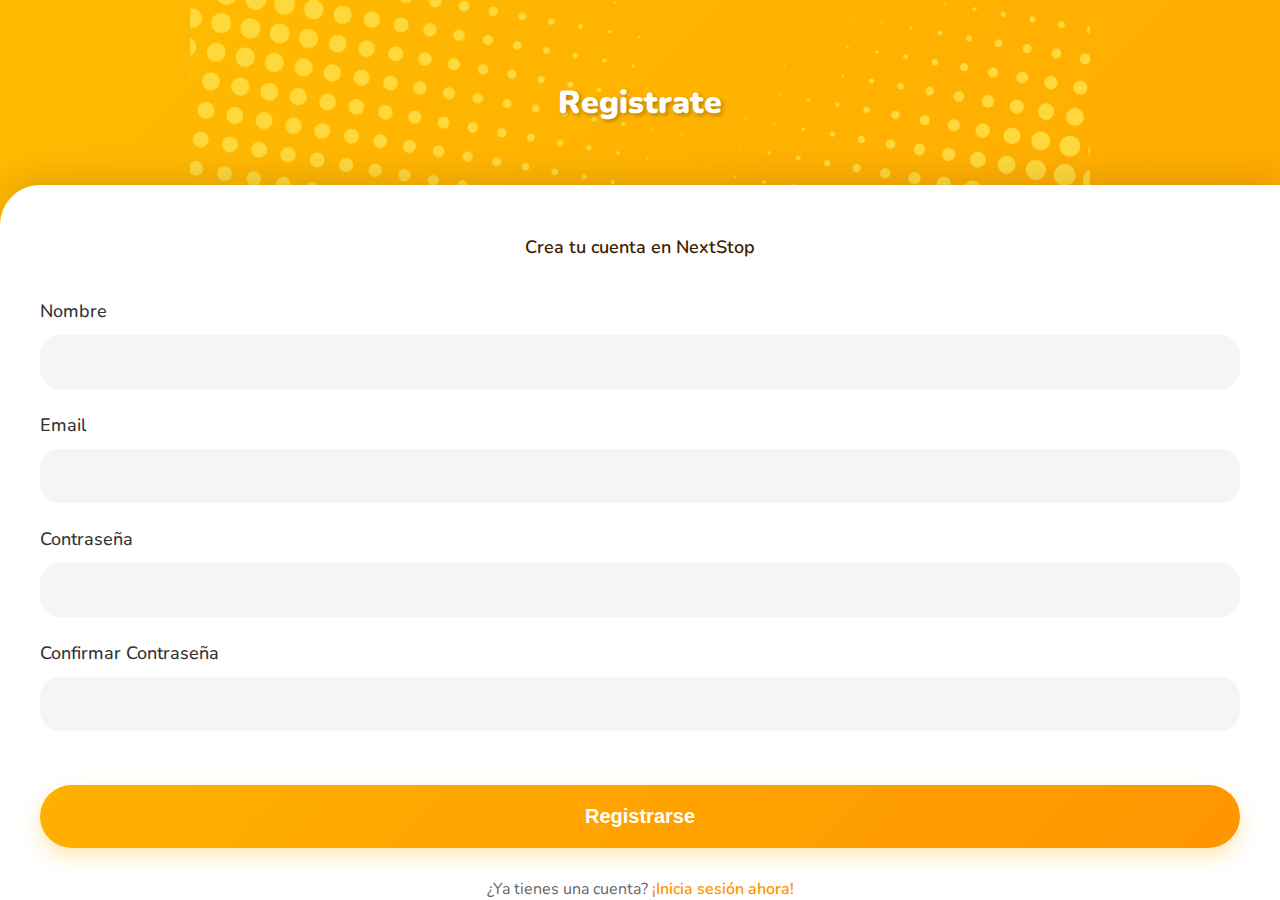
<file: Movil/registro.html>
<!DOCTYPE html>
<html lang="es">
<head>
    <meta charset="UTF-8">
    <meta name="viewport" content="width=device-width, initial-scale=1.0">
    <link rel="preconnect" href="https://fonts.googleapis.com">
    <link rel="preconnect" href="https://fonts.gstatic.com" crossorigin>
    <link href="https://fonts.googleapis.com/css2?family=Nunito:wght@400;500;600;700;800&display=swap" rel="stylesheet">
    <link rel="stylesheet" href="./css/sesion/registro.css">
    <title>NextStop - Registrarse</title>
</head>
<body>
    <div class="header">
        <div class="logo">
            Registrate
        </div>
    </div>

    <div class="main-content">
        <p class="subtitle">Crea tu cuenta en NextStop</p>

        <form id="registerForm">
            <div class="form-group">
                <label class="form-label" for="name">Nombre</label>
                <input type="text" id="name" class="form-input" required>
            </div>

            <div class="form-group">
                <label class="form-label" for="email">Email</label>
                <input type="email" id="email" class="form-input" required>
            </div>

            <div class="form-group">
                <label class="form-label" for="password">Contraseña</label>
                <input type="password" id="password" class="form-input" required>
            </div>

            <div class="form-group">
                <label class="form-label" for="confirmPassword">Confirmar Contraseña</label>
                <input type="password" id="confirmPassword" class="form-input" required>
            </div>

            <button type="submit" class="register-button">Registrarse</button>

            
        </form>
<p class="login-link">
            ¿Ya tienes una cuenta? <a href="#" id="loginLink">¡Inicia sesión ahora!</a>
        </p>
        
    </div>
   <script src="./js/sesion/registro.js"></script>
</body>
</html>
</file>
<file: Movil/css/sesion/login.css>
* {
    margin: 0;
    padding: 0;
    box-sizing: border-box;
}

body {
    font-family: 'Nunito', sans-serif;
    background: linear-gradient(135deg, #FFBB00 0%, #FFA500 100%);
    height: 100vh; /* Cambiado de min-height a height fijo */
    display: flex;
    flex-direction: column;
    position: relative;
    overflow: hidden;
}

/* imagen del header */
body::before {
    content: '';
    position: absolute;
    top: 0;
    left: 0;
    right: 0;
    height: 100%;
    pointer-events: none;
    background-image: url('../../assets/esquina2.png');
    background-repeat: no-repeat;
    background-size: contain; /* Ajustado a contain para mejor escalado */
    background-position: center top;
    opacity: 1;
}

.header {
    height: 185px; /* Aumentado de 150px a 180px */
    padding: 40px 40px 20px; /* Ajustado el padding */
    text-align: center;
    position: relative;
    z-index: 1;
    display: flex;
    align-items: center;
    justify-content: center;
}

.logo {
    display: block;
    width: 190px;
    max-width: 200px;
    height: auto; /* Cambiado de height fijo a auto */
    margin: 0 auto;
}

.logo img {
    width: 100%;
    height: auto;
    display: block;
}

.main-content {
    flex: 1;
    background: white;
    border-radius: 40px 0 0 0;
    padding: 50px 40px 40px;
    position: relative;
    z-index: 1;
    box-shadow: 0 -10px 30px rgba(0,0,0,0.1);
    overflow-y: auto; /* Permitir scroll si es necesario */
}

.welcome-title {
    font-size: 42px;
    font-weight: 900;
    color: #02003C;
    margin-bottom: 8px;
    letter-spacing: -1px;
    text-align: center;
}

.subtitle {
    font-size: 18px;
    color: #3C2100;
    margin-bottom: 40px;
    font-weight: 600;
    text-align: center;
}

.form-group {
    margin-bottom: 24px;
}

.form-label {
    display: block;
    font-size: 18px;
    font-weight: 500;
    color: #333;
    margin-bottom: 12px;
}

.form-input {
    width: 100%;
    padding: 18px 24px;
    font-size: 16px;
    border: none;
    background: #f5f5f5;
    border-radius: 20px;
    outline: none;
    transition: all 0.3s ease;
}

.form-input:focus {
    background: #eeeeee;
    box-shadow: 0 0 0 3px rgba(255, 176, 0, 0.2);
}

.login-button {
    width: 100%;
    padding: 20px;
    font-size: 20px;
    font-weight: 700;
    color: white;
    background: linear-gradient(135deg, #FFB000 0%, #FF9500 100%);
    border: none;
    border-radius: 40px;
    margin: 40px 0 30px;
    cursor: pointer;
    transition: all 0.3s ease;
    box-shadow: 0 8px 20px rgba(255, 176, 0, 0.3);
}

.login-button:hover {
    transform: translateY(-2px);
    box-shadow: 0 12px 25px rgba(255, 176, 0, 0.4);
}

.login-button:active {
    transform: translateY(0);
}

.signup-link {
    text-align: center;
    font-size: 16px;
    color: #666;
}

.signup-link a {
    color: #FF9500;
    text-decoration: none;
    font-weight: 600;
}

.signup-link a:hover {
    text-decoration: underline;
}

/* Mobile responsiveness */
@media (max-width: 480px) {
    .header {
        height: 160px; /* Ajustado para móvil */
        padding: 30px 20px 20px;
    }
    
    .logo {
        width: 160px;
        max-width: 180px;
    }
    
    .main-content {
        padding: 40px 30px 30px;
        border-radius: 30px 0 0 0;
    }
    
    .welcome-title {
        font-size: 32px;
    }
    
    .form-input {
        padding: 16px 20px;
    }
}

.message-container {
    margin-bottom: 20px;
}

.error-message {
    background: #ffebee;
    color: #c62828;
    padding: 12px 20px;
    border-radius: 15px;
    margin-bottom: 20px;
    font-weight: 500;
    border-left: 4px solid #c62828;
    animation: slideIn 0.3s ease;
}

.success-message {
    background: #e8f5e8;
    color: #2e7d32;
    padding: 12px 20px;
    border-radius: 15px;
    margin-bottom: 20px;
    font-weight: 500;
    border-left: 4px solid #2e7d32;
    animation: slideIn 0.3s ease;
}

@keyframes slideIn {
    from {
        opacity: 0;
        transform: translateY(-10px);
    }
    to {
        opacity: 1;
        transform: translateY(0);
    }
}
</file>
<file: Movil/css/nav/nav.css>
/* Bottom Navigation Container */
.bottom-nav-container {
    position: fixed;
    bottom: 10px; /* Más abajo */
    left: 0;
    right: 0;
    padding: 0 20px; /* Solo padding lateral */
    background: transparent;
    z-index: 9999;
}

/* Estilos de la barra de navegación */
.navigation-container {
    display: flex;
    justify-content: center;
    z-index: 99999;
}

.nav-bar {
    background: #FFBB00;
    border-radius: 50px;
    border: #ffffff 5px solid;
    padding: 12px;
    display: flex;
    align-items: center;
    justify-content: space-between;
    width: fit-content;
    gap: 12px;
}

.nav-item {
    display: flex;
    align-items: center;
    justify-content: center;
    width: 56px;
    height: 56px;
    border-radius: 50px;
    cursor: pointer;
    transition: all 0.4s cubic-bezier(0.25, 0.46, 0.45, 0.94);
    position: relative;
    color: #ffffff;
    overflow: visible;
    white-space: nowrap;
    flex-shrink: 0;
}

.nav-item.active {
    background: white;
    color: #FF8400;
    width: 130px;
    padding: 0;
    box-shadow: 0 4px 12px rgba(0, 0, 0, 0.15);
    overflow: hidden;
    position: relative;
    justify-content: center;
}

.nav-item:hover:not(.active) {
    background: rgba(255, 255, 255, 0.1);
    color: white;
}

.nav-item svg {
    width: 22px;
    height: 22px;
    transition: all 0.4s ease;
    flex-shrink: 0;
    position: absolute;
    left: 50%;
    top: 50%;
    transform: translate(-50%, -50%);
}

/* Cuando está activo, mueve el ícono para hacer espacio al texto */
.nav-item.active svg {
    left: 35px; /* Posición fija calculada para el balance visual */
    transform: translateY(-50%);
}

.nav-label {
    font-size: 20px;
    font-weight: 800;
    opacity: 0;
    transition: all 0.4s cubic-bezier(0.25, 0.46, 0.45, 0.94);
    transition-delay: 0.1s;
    white-space: nowrap;
    position: absolute;
    left: 65px; /* Posición fija para el texto */
    top: 50%;
    transform: translateY(-50%);
}

.nav-item.active .nav-label {
    opacity: 1;
}

.nav-item:not(.active)::after {
    content: attr(data-label);
    position: absolute;
    bottom: -30px;
    left: 50%;
    transform: translateX(-50%);
    background: rgba(0, 0, 0, 0.8);
    color: white;
    padding: 4px 8px;
    border-radius: 4px;
    font-size: 12px;
    white-space: nowrap;
    opacity: 0;
    pointer-events: none;
    transition: opacity 0.2s;
}

.nav-item:not(.active):hover::after {
    opacity: 1;
}

.nav-item::before {
    content: '';
    position: absolute;
    top: 50%;
    left: 50%;
    width: 0;
    height: 0;
    background: rgba(255, 255, 255, 0.3);
    border-radius: 50%;
    transform: translate(-50%, -50%);
    transition: all 0.6s ease;
}

.nav-item.clicked::before {
    width: 80px;
    height: 80px;
    opacity: 0;
}

/* Responsive adjustments - Mejorado para mejor legibilidad */
@media (max-width: 768px) {
    .bottom-nav-container {
        padding: 0 2.5%; /* 2.5% de padding a cada lado = 95% de ancho útil */
    }
    
    .nav-bar {
        width: 100%; /* Ocupa todo el ancho disponible */
        justify-content: space-around; /* Distribuye los elementos uniformemente */
        gap: 0;
        padding: 12px 8px;
    }
    
    .nav-item {
        width: 60px; /* Aumentado de 52px a 60px */
        height: 60px; /* Aumentado de 52px a 60px */
    }
    
    .nav-item.active {
        width: 140px; /* Aumentado de 120px a 140px */
    }
    
    .nav-item svg {
        width: 26px; /* Aumentado de 20px a 26px */
        height: 26px; /* Aumentado de 20px a 26px */
    }
    
    .nav-item.active svg {
        left: 35px; /* Ajustado para el nuevo ancho */
    }
    
    .nav-item.active .nav-label {
        left: 68px; /* Ajustado para el nuevo ancho */
        font-size: 16px; /* Aumentado de 14px a 16px */
        font-weight: 700; /* Añadido para mejor legibilidad */
    }
}

@media (max-width: 480px) {
    .nav-item {
        width: 56px; /* Mantiene un buen tamaño para pantallas pequeñas */
        height: 56px;
    }
    
    .nav-item.active {
        width: 130px; /* Ajustado proporcionalmente */
    }
    
    .nav-item svg {
        width: 24px; /* Buen balance entre tamaño y espacio */
        height: 24px;
    }
    
    .nav-item.active svg {
        left: 32px;
    }
    
    .nav-item.active .nav-label {
        left: 62px;
        font-size: 15px; /* Tamaño legible pero no excesivo */
        font-weight: 700;
    }
}

@media (max-width: 375px) {
    .nav-item {
        width: 54px; /* Aumentado de 48px a 54px */
        height: 54px; /* Aumentado de 48px a 54px */
    }
    
    .nav-item.active {
        width: 125px; /* Aumentado de 110px a 125px */
    }
    
    .nav-item svg {
        width: 22px; /* Aumentado de 18px a 22px */
        height: 22px; /* Aumentado de 18px a 22px */
    }
    
    .nav-item.active svg {
        left: 30px; /* Ajustado para el nuevo ancho */
    }
    
    .nav-item.active .nav-label {
        left: 58px; /* Ajustado para el nuevo ancho */
        font-size: 14px; /* Aumentado de 13px a 14px */
        font-weight: 700; /* Añadido para mejor legibilidad */
    }
}

/* Media query adicional para pantallas muy pequeñas */
@media (max-width: 320px) {
    .bottom-nav-container {
        padding: 0 1.5%;
    }
    
    .nav-item {
        width: 50px;
        height: 50px;
    }
    
    .nav-item.active {
        width: 115px;
    }
    
    .nav-item svg {
        width: 20px;
        height: 20px;
    }
    
    .nav-item.active svg {
        left: 28px;
    }
    
    .nav-item.active .nav-label {
        left: 52px;
        font-size: 13px;
        font-weight: 700;
    }
}
</file>
<file: Movil/css/ajustes/ajustes.css>
* {
    margin: 0;
    padding: 0;
    box-sizing: border-box;
}

body {
    font-family: 'Nunito', sans-serif;
    background: linear-gradient(135deg, #FFBB00 0%, #FFA500 100%);
    min-height: 100vh;
    overflow-x: hidden;
}

/* App Container */
.app-container {
    min-height: 100vh;
    display: flex;
    flex-direction: column;
    position: relative;
}

/* Header Pattern */
.header-pattern {
    position: absolute;
    top: 0;
    left: 0;
    right: 0;
    height: 180px;
    background: linear-gradient(135deg, #FFBB00 0%, #FFA500 100%);
    z-index: 0;
}

/* Main Content */
.main-content {
    flex: 1;
    background: white;
    border-radius: 40px 40px 0 0;
    margin-top: 140px;
    padding: 30px 20px 100px;
    position: relative;
    z-index: 1;
    box-shadow: 0 -10px 30px rgba(0, 0, 0, 0.1);
}

/* Settings Header */
.settings-header {
    margin-bottom: 30px;
    text-align: center;
}

.page-title {
    font-size: 32px;
    font-weight: 900;
    color: #02003C;
    margin-bottom: 8px;
}

.page-subtitle {
    font-size: 16px;
    color: #666;
    font-weight: 500;
}

/* Sections */
.section {
    margin-bottom: 30px;
}

.section-header {
    margin-bottom: 16px;
}

.section-title {
    font-size: 20px;
    font-weight: 800;
    color: #02003C;
    display: flex;
    align-items: center;
    gap: 8px;
}

.title-icon {
    width: 24px;
    height: 24px;
    color: #FF8400;
}

/* Profile Preview */
.profile-preview {
    background: linear-gradient(135deg, #FFB000 0%, #FF9500 100%);
    border-radius: 24px;
    padding: 24px;
    margin-bottom: 20px;
    position: relative;
    overflow: hidden;
}

.profile-preview::before {
    content: '';
    position: absolute;
    top: -50%;
    right: -50%;
    width: 200%;
    height: 200%;
    background: radial-gradient(circle, rgba(255, 255, 255, 0.1) 0%, transparent 70%);
}

.profile-avatar-container {
    display: flex;
    flex-direction: column;
    align-items: center;
    margin-bottom: 20px;
    position: relative;
    z-index: 1;
}

.profile-avatar-large {
    width: 100px;
    height: 100px;
    border-radius: 50%;
    background: rgba(255, 255, 255, 0.25);
    display: flex;
    align-items: center;
    justify-content: center;
    margin-bottom: 12px;
    box-shadow: 0 8px 24px rgba(0, 0, 0, 0.2);
    border: 4px solid white;
}

.profile-avatar-large svg {
    width: 56px;
    height: 56px;
    color: white;
}

.change-photo-btn {
    background: rgba(255, 255, 255, 0.25);
    backdrop-filter: blur(10px);
    border: 2px solid white;
    color: white;
    padding: 10px 20px;
    border-radius: 20px;
    font-size: 14px;
    font-weight: 700;
    cursor: pointer;
    display: flex;
    align-items: center;
    gap: 8px;
    transition: all 0.3s ease;
}

.change-photo-btn:hover {
    background: rgba(255, 255, 255, 0.35);
    transform: translateY(-2px);
}

.change-photo-btn svg {
    width: 18px;
    height: 18px;
}

.profile-info {
    text-align: center;
    position: relative;
    z-index: 1;
}

.profile-name {
    font-size: 24px;
    font-weight: 900;
    color: white;
    margin-bottom: 4px;
}

.profile-email {
    font-size: 14px;
    color: rgba(255, 255, 255, 0.9);
    margin-bottom: 8px;
}

.profile-member-since {
    font-size: 13px;
    color: rgba(255, 255, 255, 0.8);
    font-weight: 600;
}

/* Settings List */
.settings-list {
    display: flex;
    flex-direction: column;
    gap: 12px;
}

.settings-item {
    background: white;
    border: 2px solid #f0f0f0;
    border-radius: 20px;
    padding: 18px;
    display: flex;
    align-items: center;
    gap: 16px;
    cursor: pointer;
    transition: all 0.3s ease;
    position: relative;
    overflow: hidden;
    text-align: left;
    width: 100%;
}

.settings-item::before {
    content: '';
    position: absolute;
    top: 0;
    left: 0;
    width: 4px;
    height: 100%;
    background: linear-gradient(135deg, #FFB000 0%, #FF9500 100%);
    transform: scaleY(0);
    transition: transform 0.3s ease;
}

.settings-item:hover {
    border-color: #FFB000;
    transform: translateX(4px);
    box-shadow: 0 4px 16px rgba(255, 132, 0, 0.15);
}

.settings-item:hover::before {
    transform: scaleY(1);
}

.settings-item-icon {
    width: 48px;
    height: 48px;
    border-radius: 16px;
    background: linear-gradient(135deg, #FF8400 0%, #FF6B00 100%);
    display: flex;
    align-items: center;
    justify-content: center;
    flex-shrink: 0;
}

.settings-item-icon svg {
    width: 24px;
    height: 24px;
    color: white;
}

.settings-item-content {
    flex: 1;
    display: flex;
    flex-direction: column;
    gap: 4px;
}

.settings-item-title {
    font-size: 16px;
    font-weight: 800;
    color: #02003C;
}

.settings-item-description {
    font-size: 13px;
    color: #666;
    font-weight: 500;
}

.settings-item-arrow {
    width: 20px;
    height: 20px;
    color: #ccc;
    transition: all 0.3s ease;
    flex-shrink: 0;
}

.settings-item:hover .settings-item-arrow {
    color: #FF8400;
    transform: translateX(4px);
}

/* Toggle Item */
.toggle-item {
    cursor: default;
}

.toggle-item:hover {
    transform: translateX(0);
}

.toggle-switch {
    position: relative;
    display: inline-block;
    width: 52px;
    height: 28px;
    flex-shrink: 0;
}

.toggle-switch input {
    opacity: 0;
    width: 0;
    height: 0;
}

.toggle-slider {
    position: absolute;
    cursor: pointer;
    top: 0;
    left: 0;
    right: 0;
    bottom: 0;
    background-color: #ccc;
    transition: .3s;
    border-radius: 28px;
}

.toggle-slider:before {
    position: absolute;
    content: "";
    height: 20px;
    width: 20px;
    left: 4px;
    bottom: 4px;
    background-color: white;
    transition: .3s;
    border-radius: 50%;
}

.toggle-switch input:checked + .toggle-slider {
    background: linear-gradient(135deg, #FFB000 0%, #FF9500 100%);
}

.toggle-switch input:checked + .toggle-slider:before {
    transform: translateX(24px);
}

.toggle-switch input:disabled + .toggle-slider {
    opacity: 0.5;
    cursor: not-allowed;
}

/* Danger Item */
.danger-item .settings-item-icon {
    background: linear-gradient(135deg, #ff5252 0%, #e53935 100%);
}

.danger-item:hover {
    border-color: #ff5252;
}

.danger-item .settings-item-title {
    color: #ff5252;
}

/* Logout Item */
.logout-item .settings-item-icon {
    background: linear-gradient(135deg, #757575 0%, #616161 100%);
}

.logout-item:hover {
    border-color: #757575;
}

/* Modal Styles */
.modal {
    position: fixed;
    top: 0;
    left: 0;
    right: 0;
    bottom: 0;
    z-index: 10000;
    display: none;
    align-items: center;
    justify-content: center;
    padding: 20px;
}

.modal.active {
    display: flex;
}

.modal-overlay {
    position: absolute;
    top: 0;
    left: 0;
    right: 0;
    bottom: 0;
    background: rgba(0, 0, 0, 0.5);
    backdrop-filter: blur(4px);
}

.modal-content {
    background: white;
    border-radius: 24px;
    width: 100%;
    max-width: 400px;
    max-height: 90vh;
    overflow-y: auto;
    position: relative;
    z-index: 1;
    animation: modalSlideUp 0.3s ease;
}

@keyframes modalSlideUp {
    from {
        opacity: 0;
        transform: translateY(30px);
    }
    to {
        opacity: 1;
        transform: translateY(0);
    }
}

.modal-header {
    padding: 24px 24px 16px;
    border-bottom: 2px solid #f0f0f0;
    display: flex;
    justify-content: space-between;
    align-items: center;
}

.modal-title {
    font-size: 20px;
    font-weight: 800;
    color: #02003C;
}

.modal-close {
    width: 36px;
    height: 36px;
    border-radius: 50%;
    border: none;
    background: #f5f5f5;
    color: #666;
    cursor: pointer;
    display: flex;
    align-items: center;
    justify-content: center;
    transition: all 0.3s ease;
}

.modal-close:hover {
    background: #e0e0e0;
    color: #333;
    transform: rotate(90deg);
}

.modal-close svg {
    width: 20px;
    height: 20px;
}

.modal-body {
    padding: 24px;
}

/* Form Styles */
.form-group {
    margin-bottom: 20px;
}

.form-label {
    display: block;
    font-size: 14px;
    font-weight: 700;
    color: #02003C;
    margin-bottom: 8px;
}

.form-input {
    width: 100%;
    padding: 14px 16px;
    font-size: 16px;
    border: 2px solid #f0f0f0;
    background: #f8f8f8;
    border-radius: 12px;
    outline: none;
    transition: all 0.3s ease;
    font-family: 'Nunito', sans-serif;
    font-weight: 600;
}

.form-input:focus {
    background: white;
    border-color: #FFB000;
    box-shadow: 0 0 0 3px rgba(255, 176, 0, 0.1);
}

.submit-btn {
    width: 100%;
    padding: 16px;
    border: none;
    border-radius: 16px;
    background: linear-gradient(135deg, #FFB000 0%, #FF9500 100%);
    color: white;
    font-size: 16px;
    font-weight: 700;
    cursor: pointer;
    transition: all 0.3s ease;
    box-shadow: 0 4px 12px rgba(255, 132, 0, 0.3);
    font-family: 'Nunito', sans-serif;
}

.submit-btn:hover {
    transform: translateY(-2px);
    box-shadow: 0 6px 16px rgba(255, 132, 0, 0.4);
}

.submit-btn:active {
    transform: translateY(0);
}

/* Responsive Design */
@media (max-width: 480px) {
    .main-content {
        margin-top: 120px;
        border-radius: 30px 30px 0 0;
        padding: 24px 16px 100px;
    }

    .page-title {
        font-size: 28px;
    }

    .settings-item {
        padding: 14px;
    }

    .settings-item-icon {
        width: 44px;
        height: 44px;
    }

    .profile-avatar-large {
        width: 90px;
        height: 90px;
    }

    .profile-avatar-large svg {
        width: 48px;
        height: 48px;
    }
}
</file>
<file: Movil/css/buses/buses.css>
* {
    margin: 0;
    padding: 0;
    box-sizing: border-box;
}

body {
    font-family: 'Nunito', sans-serif;
    background: linear-gradient(135deg, #FFBB00 0%, #FFA500 100%);
    height: 100vh;
    position: relative;
    overflow-x: hidden;
    overflow-y: hidden;
}

/* Imagen de fondo del header */
body::before {
    content: '';
    position: fixed;
    top: 0;
    left: 0;
    right: 0;
    width: 100%;
    height: 120px;
    pointer-events: none;
    background-image: url('../../assets/esquina2.png');
    background-repeat: no-repeat;
    background-size: cover;
    background-position: center top;
    opacity: 1;
    z-index: 1;
}

/* Header con patrón de puntos */
.header-pattern {
    position: fixed;
    top: 0;
    left: 0;
    right: 0;
    height: 120px;
    background: linear-gradient(135deg, #FFBB00 0%, #FFA500 100%);
    z-index: 0;
}

/* Container principal */
.app-container {
    position: relative;
    height: 100vh;
    display: flex;
    flex-direction: column;
    overflow: hidden;
}

/* Contenido principal */
.main-content {
    position: relative;
    z-index: 2;
    background: white;
    border-radius: 40px 40px 0 0;
    margin-top: 80px;
    padding: 40px 24px 100px;
    flex: 1;
    overflow-y: auto;
    overflow-x: hidden;
}

/* Secciones */
.section {
    margin-bottom: 40px;
}

.section-title {
    font-size: 32px;
    font-weight: 900;
    color: #02003C;
    text-align: center;
    margin-bottom: 24px;
    letter-spacing: -0.5px;
}

/* Tabs de navegación */
.tabs-container {
    display: flex;
    gap: 12px;
    margin-bottom: 8px;
    position: relative;
}

.tab-button {
    flex: 1;
    padding: 12px 20px;
    border: none;
    border-radius: 25px;
    font-family: 'Nunito', sans-serif;
    font-size: 14px;
    font-weight: 700;
    background: #E5E7EB;
    color: #6B7280;
    cursor: pointer;
    transition: all 0.3s ease;
}

.tab-button.active {
    background: #FFBB00;
    color: #FFFFFF;
    font-weight: 800;
    box-shadow: 0 2px 8px rgba(255, 187, 0, 0.3);
}

.tab-button:hover:not(.active) {
    background: #D1D5DB;
}

/* Línea separadora debajo de tabs */
.tab-separator {
    width: 100%;
    height: 3px;
    background: linear-gradient(90deg, #FFBB00 0%, #FFA500 100%);
    margin: 8px 0 20px;
    border-radius: 2px;
}

/* Contenedor de filtros - Alineados con las columnas */
.filters-container {
    display: grid;
    grid-template-columns: 1fr 1fr 1fr 60px;
    gap: 8px;
    margin-bottom: 12px;
    align-items: center;
    padding-right: 20px;
}

.filter-btn {
    padding: 10px 16px;
    border: none;
    border-radius: 20px;
    font-family: 'Nunito', sans-serif;
    font-size: 14px;
    font-weight: 800;
    background: #FFBB00;
    color: #FFFFFF;
    cursor: pointer;
    transition: all 0.3s ease;
    box-shadow: 0 2px 6px rgba(255, 187, 0, 0.2);
    text-align: center;
    white-space: nowrap;
}

.filter-btn:hover {
    background: #FFA500;
    transform: translateY(-1px);
    box-shadow: 0 4px 8px rgba(255, 187, 0, 0.3);
}

.filter-btn:active {
    transform: translateY(0);
}

/* El último botón (Estado) debe ser más pequeño para alinearse con el círculo de estado */
.filter-btn:last-child {
    padding: 10px 8px;
    font-size: 13px;
}

/* Lista de buses */
.bus-list {
    display: flex;
    flex-direction: column;
    gap: 12px;
}

/* Card de bus */
.bus-card {
    display: flex;
    align-items: center;
    justify-content: space-between;
    background: #E5E7EB;
    border-radius: 20px;
    padding: 16px 20px;
    transition: all 0.3s ease;
}

.bus-card:hover {
    background: #D1D5DB;
    transform: translateX(4px);
    box-shadow: 0 4px 12px rgba(0, 0, 0, 0.1);
}

/* Información del bus - Alineada con los filtros */
.bus-info {
    display: grid;
    grid-template-columns: 1fr 1fr 1fr;
    gap: 8px;
    flex: 1;
    align-items: center;
}

.bus-origin,
.bus-destination,
.bus-time {
    font-size: 16px;
    font-weight: 700;
    color: #1F2937;
}

.bus-origin {
    text-align: left;
    padding-left: 0;
}

.bus-destination {
    text-align: left;
    padding-left: 8px;
}

.bus-time {
    text-align: left;
    padding-left: 8px;
}

/* Indicador de estado - Alineado con el botón Estado */
.bus-status {
    width: 20px;
    height: 20px;
    border-radius: 50%;
    flex-shrink: 0;
    margin: 0 auto;
}

.status-yellow {
    background: #FFBB00;
    box-shadow: 0 0 8px rgba(255, 187, 0, 0.5);
}

.status-green {
    background: #10B981;
    box-shadow: 0 0 8px rgba(16, 185, 129, 0.5);
}

.status-red {
    background: #EF4444;
    box-shadow: 0 0 8px rgba(239, 68, 68, 0.5);
}

/* Responsive Design */
@media (max-width: 768px) {
    .main-content {
        padding: 32px 20px 40px;
        margin-top: 70px;
    }

    .section-title {
        font-size: 28px;
    }

    .tab-button {
        font-size: 13px;
        padding: 10px 16px;
    }

    .tab-button.active {
        font-size: 14px;
    }

    .filters-container {
        grid-template-columns: 1fr 1fr 1fr 55px;
        gap: 6px;
        padding-right: 18px;
    }

    .filter-btn {
        font-size: 13px;
        padding: 9px 14px;
    }

    .filter-btn:last-child {
        padding: 9px 6px;
        font-size: 12px;
    }

    .bus-info {
        gap: 6px;
    }

    .bus-origin,
    .bus-destination,
    .bus-time {
        font-size: 15px;
    }

    .bus-origin {
        padding-left: 0;
    }

    .bus-destination {
        padding-left: 6px;
    }

    .bus-time {
        padding-left: 6px;
    }

    .bus-status {
        width: 18px;
        height: 18px;
    }
}

@media (max-width: 480px) {
    .header-pattern {
        height: 100px;
    }

    .main-content {
        padding: 28px 16px 40px;
        margin-top: 60px;
        border-radius: 30px 30px 0 0;
    }

    .section {
        margin-bottom: 32px;
    }

    .section-title {
        font-size: 26px;
        margin-bottom: 20px;
    }

    .tabs-container {
        gap: 8px;
    }

    .tab-button {
        font-size: 12px;
        padding: 9px 12px;
    }

    .tab-button.active {
        font-size: 13px;
    }

    .filters-container {
        grid-template-columns: 1fr 1fr 1fr 50px;
        gap: 5px;
        padding-right: 16px;
    }

    .filter-btn {
        font-size: 12px;
        padding: 8px 12px;
    }

    .filter-btn:last-child {
        padding: 8px 5px;
        font-size: 11px;
    }

    .bus-card {
        padding: 14px 16px;
        border-radius: 16px;
    }

    .bus-info {
        gap: 5px;
        grid-template-columns: 1fr 1fr 1fr;
    }

    .bus-origin,
    .bus-destination,
    .bus-time {
        font-size: 14px;
    }

    .bus-origin {
        padding-left: 0;
    }

    .bus-destination {
        padding-left: 5px;
    }

    .bus-time {
        padding-left: 5px;
    }

    .bus-status {
        width: 16px;
        height: 16px;
    }
}

@media (max-width: 375px) {
    .main-content {
        padding: 24px 12px 40px;
    }

    .section-title {
        font-size: 24px;
    }

    .tab-button {
        font-size: 11px;
        padding: 8px 10px;
    }

    .tab-button.active {
        font-size: 12px;
    }

    .filters-container {
        grid-template-columns: 1fr 1fr 1fr 45px;
        gap: 4px;
        padding-right: 14px;
    }

    .filter-btn {
        font-size: 11px;
        padding: 7px 10px;
    }

    .filter-btn:last-child {
        padding: 7px 4px;
        font-size: 10px;
    }

    .bus-card {
        padding: 12px 14px;
    }

    .bus-info {
        gap: 4px;
    }

    .bus-origin,
    .bus-destination,
    .bus-time {
        font-size: 13px;
    }

    .bus-origin {
        padding-left: 0;
    }

    .bus-destination {
        padding-left: 4px;
    }

    .bus-time {
        padding-left: 4px;
    }

    .bus-status {
        width: 14px;
        height: 14px;
    }
}

@media (max-width: 320px) {
    .section-title {
        font-size: 22px;
    }

    .tab-button {
        font-size: 10px;
        padding: 7px 8px;
    }

    .tab-button.active {
        font-size: 11px;
    }

    .filters-container {
        grid-template-columns: 1fr 1fr 1fr 40px;
        gap: 3px;
        padding-right: 12px;
    }

    .filter-btn {
        font-size: 10px;
        padding: 6px 8px;
    }

    .filter-btn:last-child {
        padding: 6px 3px;
        font-size: 9px;
    }

    .bus-origin,
    .bus-destination,
    .bus-time {
        font-size: 12px;
    }

    .bus-origin {
        padding-left: 0;
    }

    .bus-destination {
        padding-left: 3px;
    }

    .bus-time {
        padding-left: 3px;
    }

    .bus-status {
        width: 12px;
        height: 12px;
    }
}
</file>
<file: Movil/css/home/home.css>
* {
    margin: 0;
    padding: 0;
    box-sizing: border-box;
}

body {
    font-family: 'Nunito', sans-serif;
    background: linear-gradient(135deg, #FFBB00 0%, #FFA500 100%);
    min-height: 100vh;
    overflow-x: hidden;
}

/* App Container */
.app-container {
    min-height: 100vh;
    display: flex;
    flex-direction: column;
    position: relative;
}

/* Header Pattern */
.header-pattern {
    position: absolute;
    top: 0;
    left: 0;
    right: 0;
    height: 220px;
    background: linear-gradient(135deg, #FFBB00 0%, #FFA500 100%);
    z-index: 0;
    overflow: hidden;
}

.header-pattern::before {
    content: '';
    position: absolute;
    width: 150%;
    height: 150%;
    background-image: radial-gradient(circle, rgba(255, 255, 255, 0.15) 2px, transparent 2px);
    background-size: 30px 30px;
    animation: patternMove 20s linear infinite;
}

@keyframes patternMove {
    0% {
        transform: translate(0, 0);
    }
    100% {
        transform: translate(30px, 30px);
    }
}

/* Main Content */
.main-content {
    flex: 1;
    background: white;
    border-radius: 40px 40px 0 0;
    margin-top: 180px;
    padding: 30px 20px 100px;
    position: relative;
    z-index: 1;
    box-shadow: 0 -10px 30px rgba(0, 0, 0, 0.1);
    animation: slideUp 0.6s cubic-bezier(0.25, 0.46, 0.45, 0.94);
}

@keyframes slideUp {
    from {
        transform: translateY(30px);
        opacity: 0;
    }
    to {
        transform: translateY(0);
        opacity: 1;
    }
}

/* Home Header */
.home-header {
    display: flex;
    justify-content: space-between;
    align-items: center;
    margin-bottom: 30px;
    animation: fadeIn 0.6s ease 0.2s both;
}

@keyframes fadeIn {
    from {
        opacity: 0;
        transform: translateY(20px);
    }
    to {
        opacity: 1;
        transform: translateY(0);
    }
}

.greeting-section {
    flex: 1;
}

.greeting-title {
    font-size: 28px;
    font-weight: 900;
    color: #02003C;
    margin-bottom: 4px;
    letter-spacing: -0.5px;
}

.greeting-title span {
    color: #FF8400;
    background: linear-gradient(135deg, #FFB000 0%, #FF9500 100%);
    -webkit-background-clip: text;
    -webkit-text-fill-color: transparent;
    background-clip: text;
}

.greeting-subtitle {
    font-size: 16px;
    color: #666;
    font-weight: 500;
}

/* Profile Avatar */
.profile-avatar {
    width: 50px;
    height: 50px;
    border-radius: 50%;
    background: linear-gradient(135deg, #FFB000 0%, #FF9500 100%);
    display: flex;
    align-items: center;
    justify-content: center;
    cursor: pointer;
    transition: all 0.3s ease;
    box-shadow: 0 4px 12px rgba(255, 132, 0, 0.3);
}

.profile-avatar:hover {
    transform: scale(1.05);
    box-shadow: 0 6px 16px rgba(255, 132, 0, 0.4);
}

.profile-avatar:active {
    transform: scale(0.95);
}

.profile-avatar svg {
    width: 28px;
    height: 28px;
    color: white;
}

/* Section Styles */
.section-header {
    margin-bottom: 16px;
}

.section-title {
    font-size: 20px;
    font-weight: 800;
    color: #02003C;
    display: flex;
    align-items: center;
    gap: 8px;
}

.title-icon {
    width: 24px;
    height: 24px;
    color: #FF8400;
}

/* Next Bus Section */
.next-bus-section {
    margin-bottom: 30px;
    animation: fadeIn 0.6s ease 0.3s both;
}

.next-bus-card {
    background: linear-gradient(135deg, #FFB000 0%, #FF9500 100%);
    border-radius: 24px;
    padding: 24px;
    position: relative;
    overflow: hidden;
    box-shadow: 0 8px 24px rgba(255, 132, 0, 0.25);
    transition: all 0.3s ease;
}

.next-bus-card:hover {
    transform: translateY(-4px);
    box-shadow: 0 12px 32px rgba(255, 132, 0, 0.35);
}

.next-bus-card::before {
    content: '';
    position: absolute;
    top: -50%;
    right: -50%;
    width: 200%;
    height: 200%;
    background: radial-gradient(circle, rgba(255, 255, 255, 0.1) 0%, transparent 70%);
    animation: pulseGlow 3s ease-in-out infinite;
}

@keyframes pulseGlow {
    0%, 100% {
        opacity: 0.5;
        transform: scale(1);
    }
    50% {
        opacity: 0.8;
        transform: scale(1.1);
    }
}

/* Bus Route Visualization */
.bus-route {
    display: flex;
    align-items: center;
    margin-bottom: 20px;
    position: relative;
    z-index: 1;
}

.route-point {
    display: flex;
    flex-direction: column;
    align-items: center;
    gap: 8px;
}

.point-dot {
    width: 12px;
    height: 12px;
    background: white;
    border-radius: 50%;
    box-shadow: 0 2px 8px rgba(0, 0, 0, 0.2);
    animation: pulse 2s ease-in-out infinite;
}

@keyframes pulse {
    0%, 100% {
        transform: scale(1);
        box-shadow: 0 2px 8px rgba(0, 0, 0, 0.2);
    }
    50% {
        transform: scale(1.2);
        box-shadow: 0 4px 12px rgba(255, 255, 255, 0.5);
    }
}

.point-label {
    font-size: 14px;
    font-weight: 700;
    color: white;
    text-shadow: 0 2px 4px rgba(0, 0, 0, 0.1);
}

.route-line {
    flex: 1;
    height: 3px;
    background: rgba(255, 255, 255, 0.3);
    margin: 0 12px;
    border-radius: 2px;
    position: relative;
    overflow: hidden;
}

.route-line-animated {
    position: absolute;
    top: 0;
    left: 0;
    height: 100%;
    width: 100%;
    background: linear-gradient(90deg, transparent 0%, white 50%, transparent 100%);
    animation: lineFlow 2s linear infinite;
}

@keyframes lineFlow {
    0% {
        transform: translateX(-100%);
    }
    100% {
        transform: translateX(100%);
    }
}

/* Bus Details */
.bus-details {
    display: flex;
    gap: 20px;
    margin-bottom: 16px;
    position: relative;
    z-index: 1;
}

.detail-item {
    display: flex;
    align-items: center;
    gap: 8px;
    color: white;
    font-size: 14px;
    font-weight: 600;
}

.detail-item svg {
    width: 18px;
    height: 18px;
    opacity: 0.9;
}

/* Bus Status Badge */
.bus-status-badge {
    display: inline-flex;
    align-items: center;
    gap: 8px;
    background: rgba(255, 255, 255, 0.25);
    backdrop-filter: blur(10px);
    padding: 8px 16px;
    border-radius: 20px;
    color: white;
    font-size: 13px;
    font-weight: 700;
    position: relative;
    z-index: 1;
}

.status-indicator {
    width: 8px;
    height: 8px;
    background: #4CAF50;
    border-radius: 50%;
    animation: blink 2s ease-in-out infinite;
}

@keyframes blink {
    0%, 100% {
        opacity: 1;
    }
    50% {
        opacity: 0.3;
    }
}

/* Quick Access Section */
.quick-access-section {
    margin-bottom: 30px;
    animation: fadeIn 0.6s ease 0.4s both;
}

.quick-access-grid {
    display: flex;
    flex-direction: column;
    gap: 12px;
}

.quick-card {
    background: white;
    border: 2px solid #f0f0f0;
    border-radius: 20px;
    padding: 18px;
    display: flex;
    align-items: center;
    gap: 16px;
    cursor: pointer;
    transition: all 0.3s ease;
    position: relative;
    overflow: hidden;
}

.quick-card::before {
    content: '';
    position: absolute;
    top: 0;
    left: 0;
    width: 4px;
    height: 100%;
    background: linear-gradient(135deg, #FFB000 0%, #FF9500 100%);
    transform: scaleY(0);
    transition: transform 0.3s ease;
}

.quick-card:hover {
    border-color: #FFB000;
    transform: translateX(4px);
    box-shadow: 0 4px 16px rgba(255, 132, 0, 0.15);
}

.quick-card:hover::before {
    transform: scaleY(1);
}

.quick-card:active {
    transform: translateX(2px) scale(0.98);
}

.quick-card-icon {
    width: 48px;
    height: 48px;
    border-radius: 16px;
    display: flex;
    align-items: center;
    justify-content: center;
    flex-shrink: 0;
    transition: all 0.3s ease;
}

.quick-card:hover .quick-card-icon {
    transform: scale(1.1) rotate(5deg);
}

.bus-icon {
    background: linear-gradient(135deg, #FF8400 0%, #FF6B00 100%);
}

.walk-icon {
    background: linear-gradient(135deg, #4CAF50 0%, #45A049 100%);
}

.map-icon {
    background: linear-gradient(135deg, #2196F3 0%, #1976D2 100%);
}

.quick-card-icon svg {
    width: 24px;
    height: 24px;
    color: white;
}

.quick-card-content {
    flex: 1;
}

.quick-card-title {
    font-size: 16px;
    font-weight: 800;
    color: #02003C;
    margin-bottom: 2px;
}

.quick-card-description {
    font-size: 13px;
    color: #666;
    font-weight: 500;
}

.quick-card-arrow {
    color: #ccc;
    transition: all 0.3s ease;
}

.quick-card:hover .quick-card-arrow {
    color: #FF8400;
    transform: translateX(4px);
}

.quick-card-arrow svg {
    width: 20px;
    height: 20px;
}

/* Stats Section */
.stats-section {
    animation: fadeIn 0.6s ease 0.5s both;
}

.stats-grid {
    display: grid;
    grid-template-columns: repeat(3, 1fr);
    gap: 12px;
}

.stat-card {
    background: #f8f8f8;
    border-radius: 16px;
    padding: 16px 12px;
    text-align: center;
    transition: all 0.3s ease;
    cursor: pointer;
}

.stat-card:hover {
    background: #f0f0f0;
    transform: translateY(-4px);
}

.stat-icon {
    width: 36px;
    height: 36px;
    margin: 0 auto 12px;
    display: flex;
    align-items: center;
    justify-content: center;
    border-radius: 12px;
    background: linear-gradient(135deg, #FFB000 0%, #FF9500 100%);
}

.stat-icon svg {
    width: 20px;
    height: 20px;
    color: white;
}

.stat-value {
    font-size: 24px;
    font-weight: 900;
    color: #02003C;
    margin-bottom: 4px;
    background: linear-gradient(135deg, #FFB000 0%, #FF9500 100%);
    -webkit-background-clip: text;
    -webkit-text-fill-color: transparent;
    background-clip: text;
}

.stat-label {
    font-size: 11px;
    color: #666;
    font-weight: 600;
    line-height: 1.3;
}

/* Modal Styles */
.modal {
    position: fixed;
    top: 0;
    left: 0;
    right: 0;
    bottom: 0;
    z-index: 10000;
    display: none;
    align-items: center;
    justify-content: center;
    padding: 20px;
}

.modal.active {
    display: flex;
}

.modal-overlay {
    position: absolute;
    top: 0;
    left: 0;
    right: 0;
    bottom: 0;
    background: rgba(0, 0, 0, 0.5);
    backdrop-filter: blur(4px);
    animation: fadeInOverlay 0.3s ease;
}

@keyframes fadeInOverlay {
    from {
        opacity: 0;
    }
    to {
        opacity: 1;
    }
}

.modal-content {
    background: white;
    border-radius: 24px;
    width: 100%;
    max-width: 400px;
    max-height: 90vh;
    overflow-y: auto;
    position: relative;
    z-index: 1;
    animation: modalSlideUp 0.4s cubic-bezier(0.25, 0.46, 0.45, 0.94);
}

@keyframes modalSlideUp {
    from {
        opacity: 0;
        transform: translateY(30px) scale(0.95);
    }
    to {
        opacity: 1;
        transform: translateY(0) scale(1);
    }
}

.modal-header {
    padding: 24px 24px 16px;
    border-bottom: 2px solid #f0f0f0;
    display: flex;
    justify-content: space-between;
    align-items: center;
}

.modal-title {
    font-size: 20px;
    font-weight: 800;
    color: #02003C;
}

.modal-close {
    width: 36px;
    height: 36px;
    border-radius: 50%;
    border: none;
    background: #f5f5f5;
    color: #666;
    cursor: pointer;
    display: flex;
    align-items: center;
    justify-content: center;
    transition: all 0.3s ease;
}

.modal-close:hover {
    background: #e0e0e0;
    color: #333;
    transform: rotate(90deg);
}

.modal-close svg {
    width: 20px;
    height: 20px;
}

.modal-body {
    padding: 24px;
}

/* Profile Modal */
.profile-avatar-large {
    width: 100px;
    height: 100px;
    border-radius: 50%;
    background: linear-gradient(135deg, #FFB000 0%, #FF9500 100%);
    display: flex;
    align-items: center;
    justify-content: center;
    margin: 0 auto 16px;
    box-shadow: 0 8px 24px rgba(255, 132, 0, 0.3);
}

.profile-avatar-large svg {
    width: 56px;
    height: 56px;
    color: white;
}

.profile-name {
    font-size: 24px;
    font-weight: 900;
    color: #02003C;
    text-align: center;
    margin-bottom: 4px;
}

.profile-email {
    font-size: 14px;
    color: #666;
    text-align: center;
    margin-bottom: 24px;
}

.profile-stats {
    display: grid;
    grid-template-columns: repeat(2, 1fr);
    gap: 16px;
    margin-bottom: 24px;
    padding: 20px;
    background: #f8f8f8;
    border-radius: 16px;
}

.profile-stat-item {
    text-align: center;
}

.profile-stat-value {
    font-size: 28px;
    font-weight: 900;
    color: #02003C;
    margin-bottom: 4px;
    background: linear-gradient(135deg, #FFB000 0%, #FF9500 100%);
    -webkit-background-clip: text;
    -webkit-text-fill-color: transparent;
    background-clip: text;
}

.profile-stat-label {
    font-size: 12px;
    color: #666;
    font-weight: 600;
}

.profile-action-btn {
    width: 100%;
    padding: 16px;
    border: none;
    border-radius: 16px;
    background: linear-gradient(135deg, #FFB000 0%, #FF9500 100%);
    color: white;
    font-size: 16px;
    font-weight: 700;
    cursor: pointer;
    display: flex;
    align-items: center;
    justify-content: center;
    gap: 8px;
    margin-bottom: 12px;
    transition: all 0.3s ease;
    box-shadow: 0 4px 12px rgba(255, 132, 0, 0.3);
}

.profile-action-btn:hover {
    transform: translateY(-2px);
    box-shadow: 0 6px 16px rgba(255, 132, 0, 0.4);
}

.profile-action-btn:active {
    transform: translateY(0);
}

.profile-action-btn svg {
    width: 20px;
    height: 20px;
}

.profile-logout-btn {
    width: 100%;
    padding: 16px;
    border: 2px solid #f0f0f0;
    border-radius: 16px;
    background: white;
    color: #666;
    font-size: 16px;
    font-weight: 700;
    cursor: pointer;
    display: flex;
    align-items: center;
    justify-content: center;
    gap: 8px;
    transition: all 0.3s ease;
}

.profile-logout-btn:hover {
    border-color: #ff5252;
    color: #ff5252;
    background: #fff5f5;
}

.profile-logout-btn svg {
    width: 20px;
    height: 20px;
}

/* Info Section */
.info-section {
    animation: fadeIn 0.6s ease 0.6s both;
}

.info-cards {
    display: grid;
    grid-template-columns: repeat(auto-fit, minmax(280px, 1fr));
    gap: 16px;
}

.info-card {
    background: linear-gradient(135deg, #f8f8f8 0%, #ffffff 100%);
    border: 2px solid #f0f0f0;
    border-radius: 20px;
    padding: 20px;
    transition: all 0.3s ease;
}

.info-card:hover {
    border-color: #FFB000;
    transform: translateY(-4px);
    box-shadow: 0 8px 20px rgba(255, 132, 0, 0.15);
}

.info-card-header {
    display: flex;
    align-items: center;
    gap: 12px;
    margin-bottom: 16px;
}

.info-icon {
    width: 32px;
    height: 32px;
    color: #FF8400;
}

.info-card-title {
    font-size: 18px;
    font-weight: 800;
    color: #02003C;
}

.info-card-text {
    font-size: 14px;
    color: #666;
    margin-bottom: 8px;
    font-weight: 500;
}

.info-card-text:last-child {
    margin-bottom: 0;
}

.info-card-text strong {
    color: #02003C;
    font-weight: 700;
}

/* Responsive Design */
@media (max-width: 768px) {
    .main-content {
        padding: 24px 16px 100px;
    }

    .greeting-title {
        font-size: 24px;
    }

    .greeting-subtitle {
        font-size: 14px;
    }

    .next-bus-card {
        padding: 20px;
    }

    .section-title {
        font-size: 18px;
    }

    .info-cards {
        grid-template-columns: 1fr;
    }
}

@media (max-width: 480px) {
    .main-content {
        margin-top: 160px;
        border-radius: 30px 30px 0 0;
    }

    .greeting-title {
        font-size: 22px;
    }

    .stats-grid {
        gap: 8px;
    }

    .stat-card {
        padding: 12px 8px;
    }

    .stat-value {
        font-size: 20px;
    }

    .stat-label {
        font-size: 10px;
    }

    .quick-card {
        padding: 14px;
    }

    .quick-card-icon {
        width: 44px;
        height: 44px;
    }

    .quick-card-title {
        font-size: 15px;
    }

    .quick-card-description {
        font-size: 12px;
    }
}
</file>
<file: Movil/css/sesion/registro.css>
* {
            margin: 0;
            padding: 0;
            box-sizing: border-box;
        }

        body {
            font-family: 'Nunito', sans-serif;
            background: linear-gradient(135deg, #FFBB00 0%, #FFA500 100%);
            height: 100vh;
            display: flex;
            flex-direction: column;
            position: relative;
            overflow: hidden;
        }
        body::before {
    content: '';
    position: absolute;
    top: 0;
    left: 0;
    right: 0;
    height: 100%;
    pointer-events: none;
    background-image: url('../../assets/esquina.png');
    background-repeat: no-repeat;
    background-size: contain; /* Ajustado a contain para mejor escalado */
    background-position: center top;
    opacity: 1;
}

        .header {
            height: 185px;
            padding: 40px 40px 20px;
            text-align: center;
            position: relative;
            z-index: 1;
            display: flex;
            align-items: center;
            justify-content: center;
        }

        .logo {
            display: block;
            width: 190px;
            max-width: 200px;
            height: auto;
            margin: 0 auto;
            font-size: 32px;
            font-weight: 900;
            color: white;
            text-shadow: 2px 2px 4px rgba(0,0,0,0.3);
        }

        

        .welcome-title {
            font-size: 42px;
            font-weight: 900;
            color: #02003C;
            margin-bottom: 8px;
            letter-spacing: -1px;
            text-align: center;
        }

        .subtitle {
            font-size: 18px;
            color: #3C2100;
            margin-bottom: 40px;
            font-weight: 600;
            text-align: center;
        }

        .form-group {
            margin-bottom: 24px;
        }

        .form-label {
            display: block;
            font-size: 18px;
            font-weight: 500;
            color: #333;
            margin-bottom: 12px;
        }

        .form-input {
            width: 100%;
            padding: 18px 24px;
            font-size: 16px;
            border: none;
            background: #f5f5f5;
            border-radius: 20px;
            outline: none;
            transition: all 0.3s ease;
        }

        .form-input:focus {
            background: #eeeeee;
            box-shadow: 0 0 0 3px rgba(255, 176, 0, 0.2);
        }

        

        .register-button:hover {
            transform: translateY(-2px);
            box-shadow: 0 12px 25px rgba(255, 176, 0, 0.4);
        }

        .register-button:active {
            transform: translateY(0);
        }

        .main-content {
    flex: 1;
    background: white;
    border-radius: 40px 0 0 0;
    padding: 50px 40px 60px; /* Aumenté el padding bottom de 40px a 60px */
    position: relative;
    z-index: 1;
    box-shadow: 0 -10px 30px rgba(0,0,0,0.1);
    overflow-y: auto;
    min-height: 0; /* Añadir esta línea */
}

.register-button {
    width: 100%;
    padding: 20px;
    font-size: 20px;
    font-weight: 700;
    color: white;
    background: linear-gradient(135deg, #FFB000 0%, #FF9500 100%);
    border: none;
    border-radius: 40px;
    margin: 30px 0 0; /* Reduje el margen top de 40px a 30px */
    cursor: pointer;
    transition: all 0.3s ease;
    box-shadow: 0 8px 20px rgba(255, 176, 0, 0.3);
}

.login-link {
    text-align: center;
    font-size: 16px;
    color: #666;
    margin-top: 20px; /* Reduje de 30px a 20px */
    padding: 10px 0 20px; /* Ajusté el padding */
    display: block;
    width: 100%;
}

/* Ajuste específico para móviles */
@media (max-width: 480px) {
    .main-content {
        padding: 30px 20px 50px; /* Aumenté el padding bottom */
    }
}

        .login-link a {
            color: #FF9500;
            text-decoration: none;
            font-weight: 600;
        }

        .login-link a:hover {
            text-decoration: underline;
        }

        .message-container {
            margin-bottom: 20px;
        }

        .error-message {
            background: #ffebee;
            color: #c62828;
            padding: 12px 20px;
            border-radius: 15px;
            margin-bottom: 20px;
            font-weight: 500;
            border-left: 4px solid #c62828;
            animation: slideIn 0.3s ease;
        }

        .success-message {
            background: #e8f5e8;
            color: #2e7d32;
            padding: 12px 20px;
            border-radius: 15px;
            margin-bottom: 20px;
            font-weight: 500;
            border-left: 4px solid #2e7d32;
            animation: slideIn 0.3s ease;
        }

        @keyframes slideIn {
            from {
                opacity: 0;
                transform: translateY(-10px);
            }
            to {
                opacity: 1;
                transform: translateY(0);
            }
        }

        /* Mobile responsiveness */
        @media (max-width: 480px) {
            .header {
                height: 160px;
                padding: 30px 20px 20px;
            }
            
            .logo {
                width: 160px;
                max-width: 180px;
            }
            
            .main-content {
                padding: 40px 30px 30px;
                border-radius: 30px 0 0 0;
            }
            
            .welcome-title {
                font-size: 32px;
            }
            
            .form-input {
                padding: 16px 20px;
            }
        }
</file>
